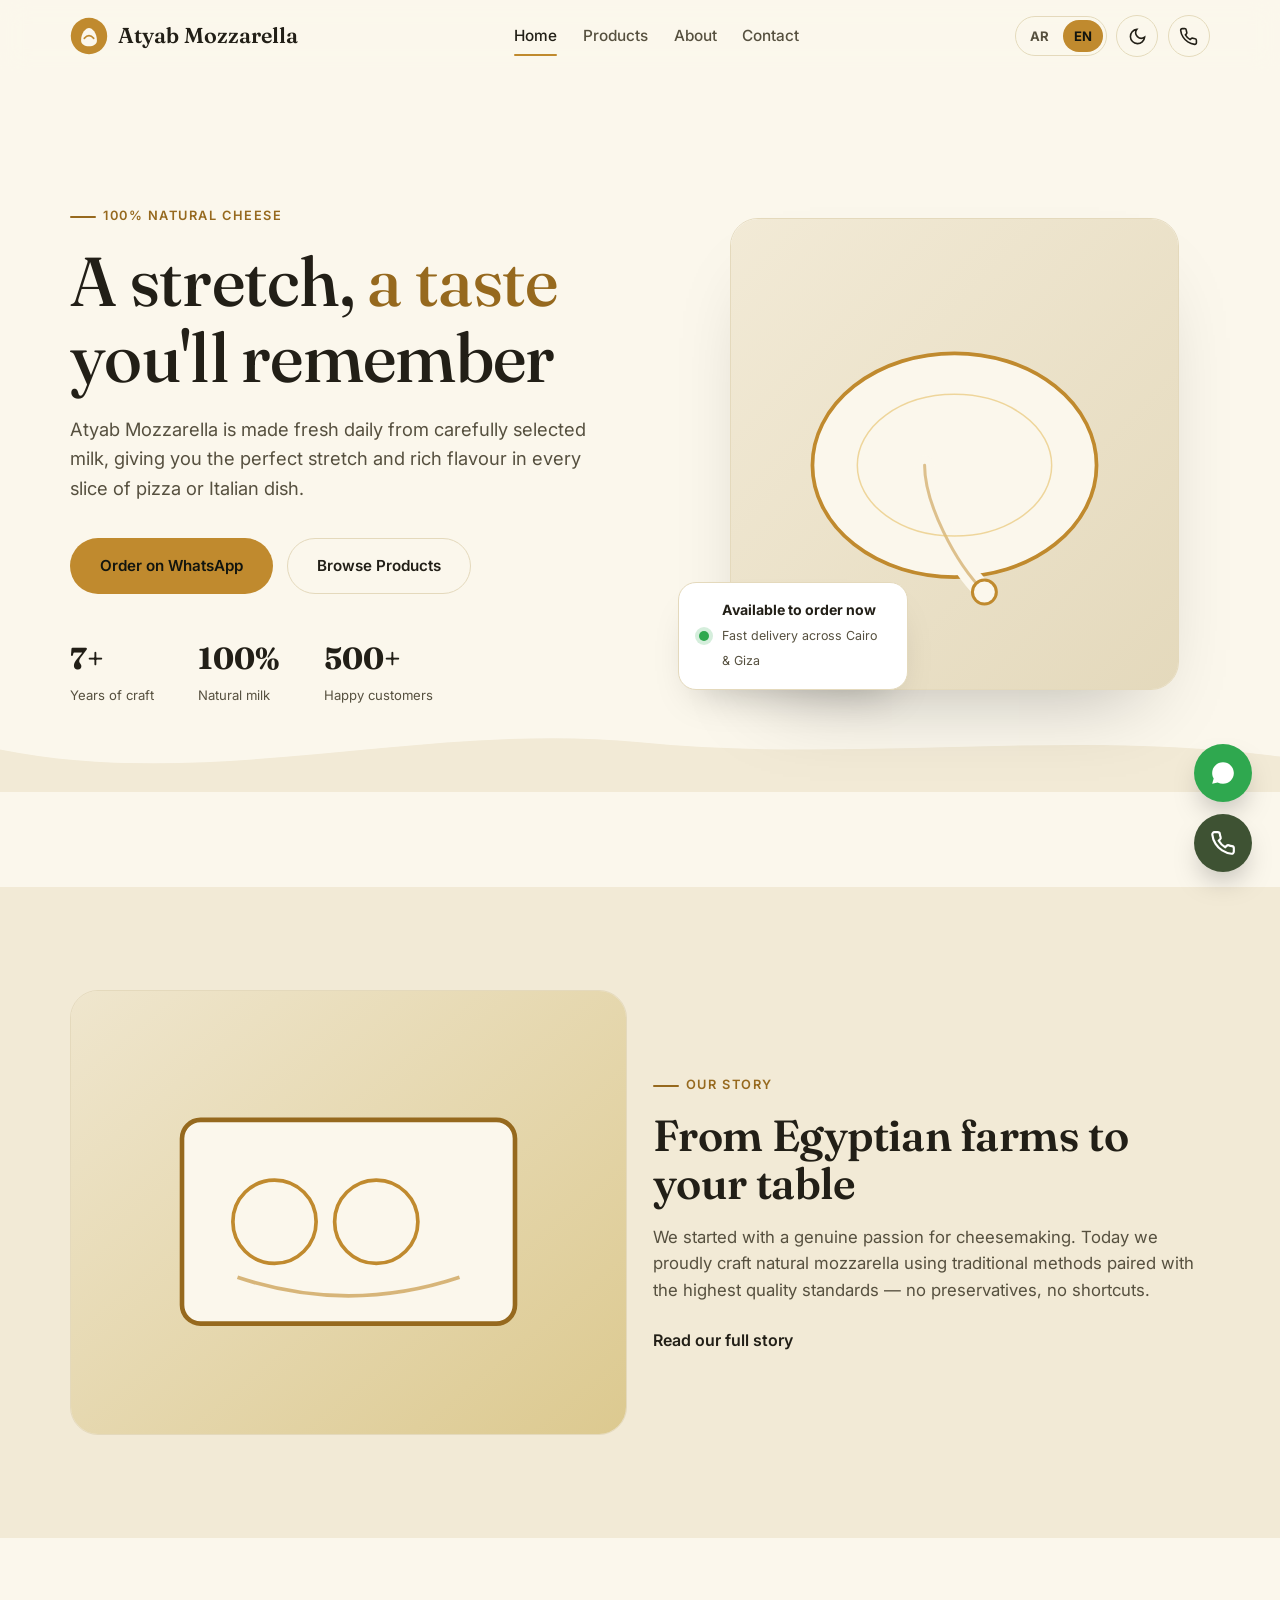
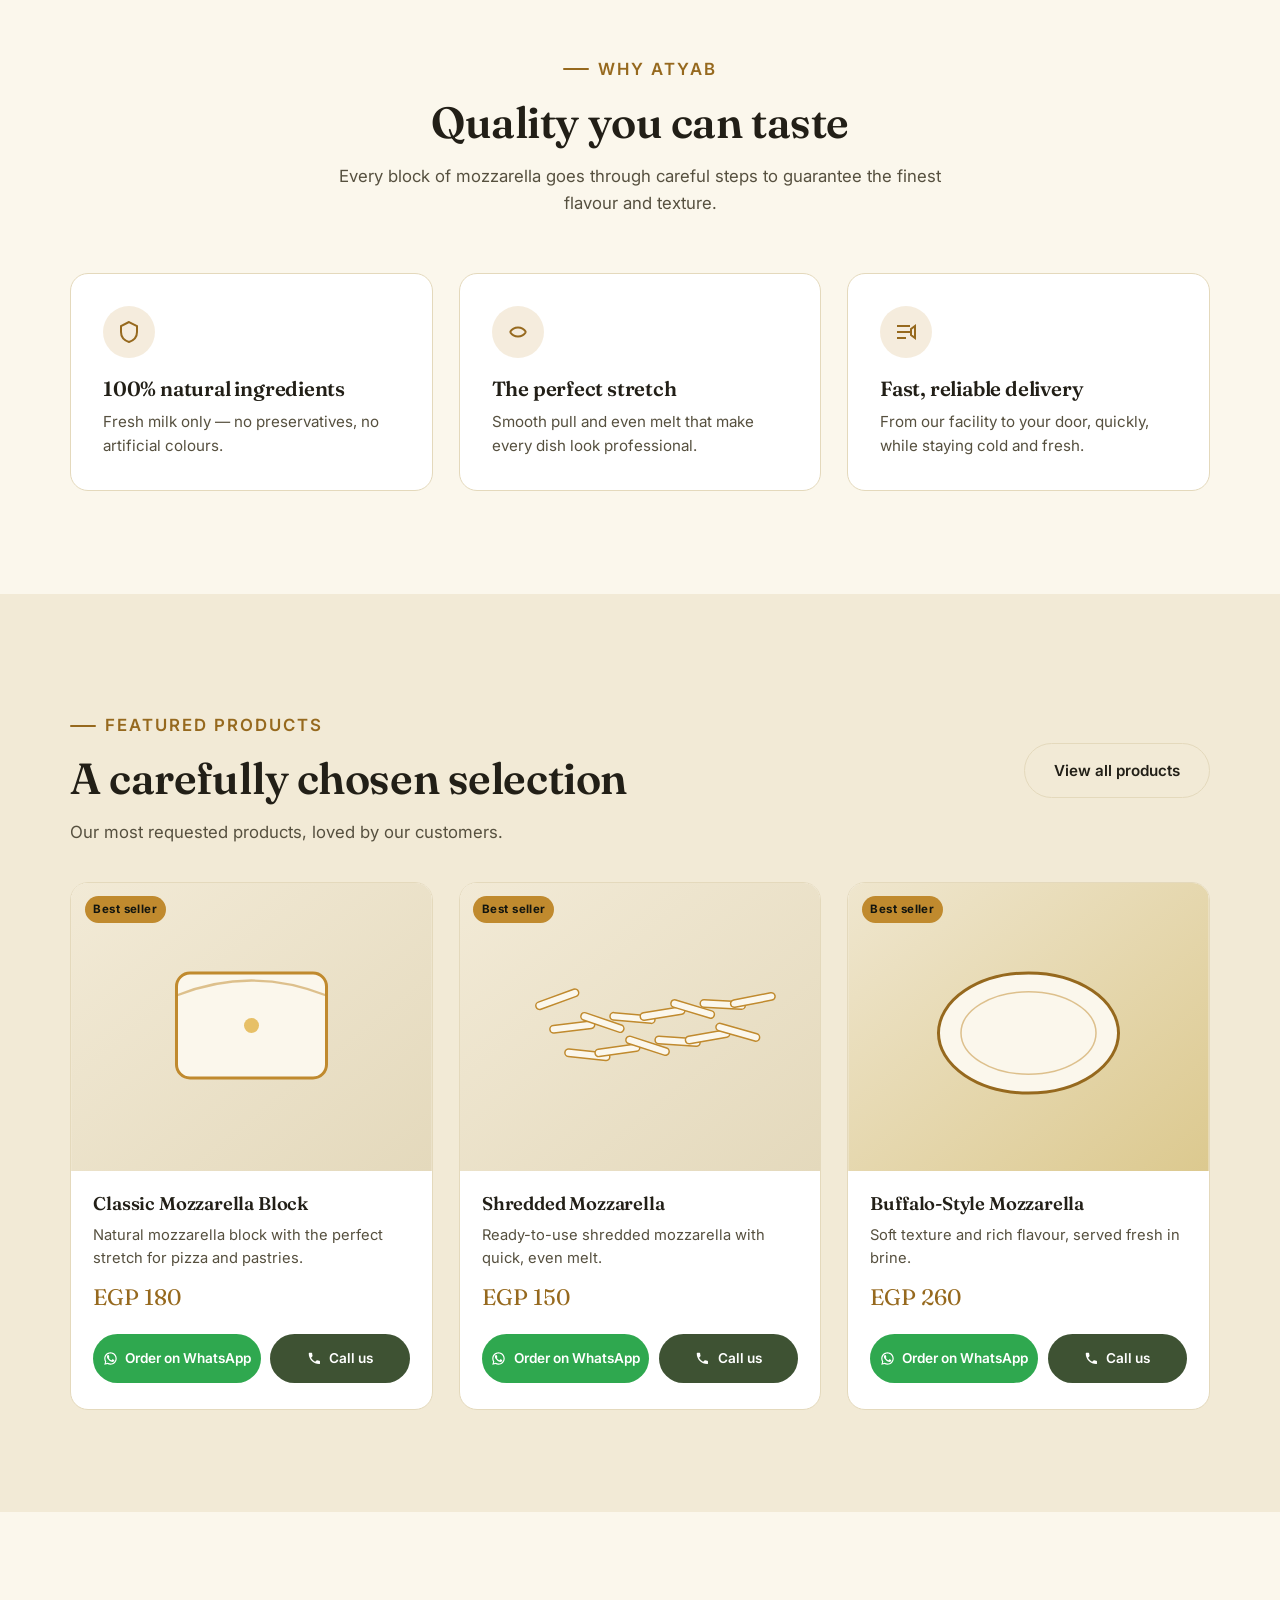
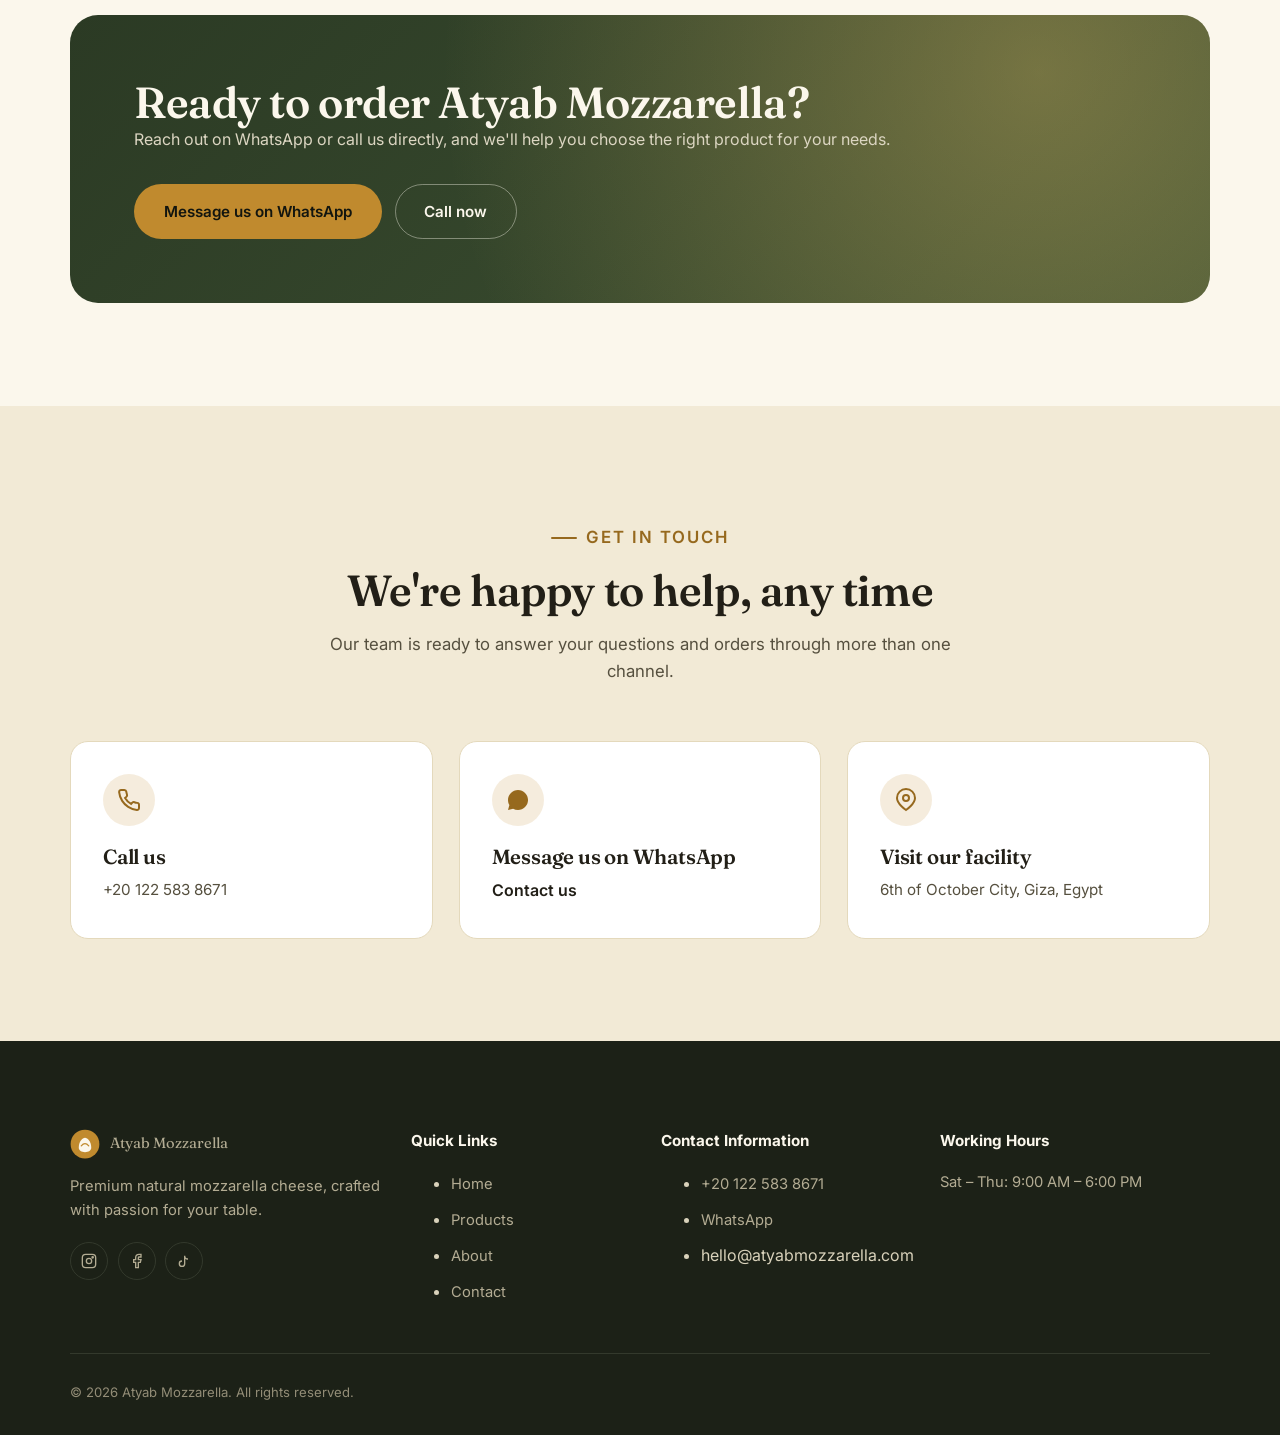
<file: index.html>
<!DOCTYPE html>
<html lang="ar" dir="rtl">
<head>
<meta charset="UTF-8" />
<meta name="viewport" content="width=device-width, initial-scale=1.0" />
<title data-i18n="meta.home.title">Atyab Mozzarella | Premium Natural Mozzarella Cheese</title>
<meta name="description" content="Atyab Mozzarella — premium natural mozzarella cheese." data-i18n-content="meta.home.description" />
<link rel="canonical" href="https://atyabmozzarella.com/" />

<meta property="og:type" content="website" />
<meta property="og:site_name" content="Atyab Mozzarella" />
<meta property="og:title" content="Atyab Mozzarella | Premium Natural Mozzarella Cheese" data-i18n-content="meta.home.title" />
<meta property="og:description" content="Premium natural mozzarella cheese, crafted fresh daily." data-i18n-content="meta.home.description" />
<meta property="og:image" content="images/hero/hero-plate.svg" />
<meta property="og:url" content="https://atyabmozzarella.com/" />
<meta name="twitter:card" content="summary_large_image" />
<meta name="twitter:title" content="Atyab Mozzarella" data-i18n-content="meta.home.title" />
<meta name="twitter:description" content="Premium natural mozzarella cheese." data-i18n-content="meta.home.description" />

<link rel="icon" type="image/svg+xml" href="images/logo/logo.svg" />
<link rel="stylesheet" href="css/style.css" />
<link rel="stylesheet" href="css/responsive.css" />

<script type="application/ld+json">
{
  "@context": "https://schema.org",
  "@type": "FoodEstablishment",
  "name": "Atyab Mozzarella",
  "image": "https://atyabmozzarella.com/images/hero/hero-plate.svg",
  "url": "https://atyabmozzarella.com/",
  "telephone": "+201000000000",
  "servesCuisine": "Cheese, Dairy",
  "address": {
    "@type": "PostalAddress",
    "addressLocality": "Giza",
    "addressCountry": "EG"
  }
}
</script>
</head>
<body>
<a href="#main" class="skip-link">Skip to content</a>

<!-- ===== Header ===== -->
<header class="site-header">
  <div class="container">
    <a href="index.html" class="brand">
      <img class="brand-mark" src="images/logo/logo.svg" alt="" width="38" height="38" />
      <span data-i18n="brand.name">Atyab Mozzarella</span>
    </a>

    <nav class="nav-links" aria-label="Primary">
      <a href="index.html" data-i18n="nav.home">Home</a>
      <a href="products.html" data-i18n="nav.products">Products</a>
      <a href="about.html" data-i18n="nav.about">About</a>
      <a href="contact.html" data-i18n="nav.contact">Contact</a>
    </nav>

    <div class="header-actions">
      <div class="lang-switch" role="group" aria-label="Language switch">
        <button type="button" data-lang-switch="ar">AR</button>
        <button type="button" data-lang-switch="en">EN</button>
      </div>
      <button type="button" class="icon-btn theme-toggle" data-theme-toggle aria-label="Toggle dark mode" data-i18n-aria="header.themeToggle">
        <svg class="moon" viewBox="0 0 24 24" fill="none" stroke="currentColor" stroke-width="2" aria-hidden="true"><path d="M21 12.79A9 9 0 1111.21 3 7 7 0 0021 12.79z"/></svg>
        <svg class="sun" viewBox="0 0 24 24" fill="none" stroke="currentColor" stroke-width="2" aria-hidden="true"><circle cx="12" cy="12" r="4"/><path d="M12 2v2M12 20v2M4.9 4.9l1.4 1.4M17.7 17.7l1.4 1.4M2 12h2M20 12h2M4.9 19.1l1.4-1.4M17.7 6.3l1.4-1.4"/></svg>
      </button>
      <a class="icon-btn" href="tel:" data-call-link aria-label="Call us" data-i18n-aria="header.call">
        <svg viewBox="0 0 24 24" fill="none" stroke="currentColor" stroke-width="2" aria-hidden="true"><path d="M22 16.92v3a2 2 0 01-2.18 2 19.79 19.79 0 01-8.63-3.07 19.5 19.5 0 01-6-6 19.79 19.79 0 01-3.07-8.67A2 2 0 014.11 2h3a2 2 0 012 1.72c.13.96.36 1.9.68 2.81a2 2 0 01-.45 2.11L8.09 9.91a16 16 0 006 6l1.27-1.27a2 2 0 012.11-.45c.91.32 1.85.55 2.81.68A2 2 0 0122 16.92z"/></svg>
      </a>
      <button type="button" class="hamburger" aria-label="Open menu" aria-expanded="false" data-i18n-aria="header.menuToggle"><span></span></button>
    </div>
  </div>
</header>

<nav class="mobile-nav" aria-label="Mobile">
  <a href="index.html" data-i18n="nav.home">Home</a>
  <a href="products.html" data-i18n="nav.products">Products</a>
  <a href="about.html" data-i18n="nav.about">About</a>
  <a href="contact.html" data-i18n="nav.contact">Contact</a>
  <div class="mobile-cta">
    <a class="btn btn-whatsapp" href="#" data-whatsapp-link target="_blank" rel="noopener" data-i18n="header.whatsapp">WhatsApp</a>
    <a class="btn btn-call" href="tel:" data-call-link data-i18n="header.call">Call us</a>
    <div class="lang-switch" role="group" aria-label="Language switch">
      <button type="button" data-lang-switch="ar">AR</button>
      <button type="button" data-lang-switch="en">EN</button>
    </div>
  </div>
</nav>

<main id="main">

  <!-- ===== Hero ===== -->
  <section class="hero">
    <div class="container hero-grid">
      <div class="hero-copy">
        <p class="eyebrow" data-i18n="hero.eyebrow">100% Natural Cheese</p>
        <h1>
          <span data-i18n="hero.titleLine1">A stretch,</span><em data-i18n="hero.titleEm"> a taste</em><span data-i18n="hero.titleLine2"> you'll remember</span>
        </h1>
        <p class="lead" data-i18n="hero.lead">Atyab Mozzarella is made fresh daily from carefully selected milk.</p>
        <div class="hero-cta">
          <a class="btn btn-primary" href="#" data-whatsapp-link target="_blank" rel="noopener" data-i18n="hero.ctaPrimary">Order on WhatsApp</a>
          <a class="btn btn-outline" href="products.html" data-i18n="hero.ctaSecondary">Browse Products</a>
        </div>
        <div class="hero-stats">
          <div class="hero-stat"><b data-i18n="hero.stat1Num">7+</b><span data-i18n="hero.stat1Label">Years of craft</span></div>
          <div class="hero-stat"><b data-i18n="hero.stat2Num">100%</b><span data-i18n="hero.stat2Label">Natural milk</span></div>
          <div class="hero-stat"><b data-i18n="hero.stat3Num">500+</b><span data-i18n="hero.stat3Label">Happy customers</span></div>
        </div>
      </div>
      <div class="hero-visual reveal">
        <div class="plate">
          <img src="images/hero/hero-plate.svg" alt="Fresh Atyab Mozzarella with a signature stretch" width="600" height="630" />
        </div>
        <div class="hero-badge">
          <span class="dot" aria-hidden="true"></span>
          <div>
            <strong data-i18n="hero.badgeTitle">Available to order now</strong>
            <small data-i18n="hero.badgeSubtitle">Fast delivery across Cairo & Giza</small>
          </div>
        </div>
      </div>
    </div>

    <svg class="pull-divider" viewBox="0 0 1440 80" preserveAspectRatio="none" aria-hidden="true">
      <path fill="var(--bg-alt)" d="M0,32 C240,80 480,0 720,24 C960,48 1200,8 1440,40 L1440,80 L0,80 Z"></path>
    </svg>
  </section>

  <!-- ===== About teaser ===== -->
  <section class="section section-alt">
    <div class="container grid-2" style="align-items:center;">
      <div class="reveal">
        <div style="border-radius:var(--radius-lg); overflow:hidden; border:1px solid var(--border); aspect-ratio:4/3.2;">
          <img src="images/about/about-story.svg" alt="" loading="lazy" width="600" height="500" style="width:100%; height:100%; object-fit:cover;" />
        </div>
      </div>
      <div class="reveal">
        <p class="eyebrow" data-i18n="aboutTeaser.eyebrow">Our Story</p>
        <h2 data-i18n="aboutTeaser.title">From Egyptian farms to your table</h2>
        <p style="margin-top:1rem; font-size:1.05rem;" data-i18n="aboutTeaser.body">We started with a genuine passion for cheesemaking.</p>
        <a class="pull-link" href="about.html" style="display:inline-block; margin-top:1.5rem; font-weight:600;" data-i18n="aboutTeaser.cta">Read our full story</a>
      </div>
    </div>
  </section>

  <!-- ===== Why choose us ===== -->
  <section class="section">
    <div class="container">
      <div class="section-head center reveal">
        <p class="eyebrow" style="justify-content:center;" data-i18n="why.eyebrow">Why Atyab</p>
        <h2 data-i18n="why.title">Quality you can taste</h2>
        <p data-i18n="why.subtitle">Every block of mozzarella goes through careful steps.</p>
      </div>
      <div class="grid-3">
        <div class="feature-card reveal">
          <div class="feature-icon"><svg viewBox="0 0 24 24" fill="none" stroke="currentColor" stroke-width="2" aria-hidden="true"><path d="M12 2L4 6v6c0 5 3.5 8.5 8 10 4.5-1.5 8-5 8-10V6l-8-4z"/></svg></div>
          <h3 data-i18n="why.card1Title">100% natural ingredients</h3>
          <p data-i18n="why.card1Body">Fresh milk only — no preservatives.</p>
        </div>
        <div class="feature-card reveal">
          <div class="feature-icon"><svg viewBox="0 0 24 24" fill="none" stroke="currentColor" stroke-width="2" aria-hidden="true"><path d="M4 12c4 6 12 6 16 0M4 12c4-6 12-6 16 0"/></svg></div>
          <h3 data-i18n="why.card2Title">The perfect stretch</h3>
          <p data-i18n="why.card2Body">Smooth pull and even melt.</p>
        </div>
        <div class="feature-card reveal">
          <div class="feature-icon"><svg viewBox="0 0 24 24" fill="none" stroke="currentColor" stroke-width="2" aria-hidden="true"><path d="M3 12h13M3 6h13M3 18h9M21 6v12l-4-3V9l4-3z"/></svg></div>
          <h3 data-i18n="why.card3Title">Fast, reliable delivery</h3>
          <p data-i18n="why.card3Body">From our facility to your door.</p>
        </div>
      </div>
    </div>
  </section>

  <!-- ===== Featured products ===== -->
  <section class="section section-alt">
    <div class="container">
      <div class="products-toolbar reveal">
        <div class="section-head" style="margin-bottom:0;">
          <p class="eyebrow" data-i18n="featured.eyebrow">Featured Products</p>
          <h2 data-i18n="featured.title">A carefully chosen selection</h2>
          <p data-i18n="featured.subtitle">Our most requested products.</p>
        </div>
        <a class="btn btn-outline" href="products.html" data-i18n="featured.viewAll">View all products</a>
      </div>
      <div class="products-grid" id="home-featured-products" data-product-list data-only-featured data-limit="3"></div>
    </div>
  </section>

  <!-- ===== CTA band ===== -->
  <section class="section">
    <div class="container">
      <div class="cta-band reveal">
        <div>
          <h2 data-i18n="ctaBand.title">Ready to order?</h2>
          <p data-i18n="ctaBand.body">Reach out on WhatsApp or call us directly.</p>
        </div>
        <div class="actions">
          <a class="btn btn-primary" href="#" data-whatsapp-link target="_blank" rel="noopener" data-i18n="ctaBand.ctaPrimary">Message us on WhatsApp</a>
          <a class="btn btn-outline" href="tel:" data-call-link data-i18n="ctaBand.ctaSecondary">Call now</a>
        </div>
      </div>
    </div>
  </section>

  <!-- ===== Contact section ===== -->
  <section class="section section-alt" id="contact">
    <div class="container">
      <div class="section-head center reveal">
        <p class="eyebrow" style="justify-content:center;" data-i18n="contactHome.eyebrow">Get in touch</p>
        <h2 data-i18n="contactHome.title">We're happy to help, any time</h2>
        <p data-i18n="contactHome.subtitle">Our team is ready to answer your questions.</p>
      </div>
      <div class="grid-3">
        <div class="feature-card reveal">
          <div class="feature-icon"><svg viewBox="0 0 24 24" fill="none" stroke="currentColor" stroke-width="2" aria-hidden="true"><path d="M22 16.92v3a2 2 0 01-2.18 2 19.79 19.79 0 01-8.63-3.07 19.5 19.5 0 01-6-6A19.79 19.79 0 012.12 4.11 2 2 0 014.29 2h3a2 2 0 012 1.72c.13.96.36 1.9.68 2.81a2 2 0 01-.45 2.11L8.09 9.91a16 16 0 006 6l1.27-1.27a2 2 0 012.11-.45c.91.32 1.85.55 2.81.68A2 2 0 0122 16.92z"/></svg></div>
          <h3 data-i18n="contactHome.phoneLabel">Call us</h3>
          <p data-phone-display>+20 100 000 0000</p>
        </div>
        <div class="feature-card reveal">
          <div class="feature-icon"><svg viewBox="0 0 24 24" fill="currentColor" aria-hidden="true"><path d="M17.47 14.38c-.29-.15-1.73-.85-2-.95-.27-.1-.46-.15-.66.15-.2.29-.76.95-.93 1.14-.17.2-.34.22-.63.07-.29-.15-1.22-.45-2.32-1.43-.86-.76-1.44-1.71-1.6-2-.17-.29-.02-.45.13-.6.13-.13.29-.34.44-.51.15-.17.2-.29.29-.49.1-.2.05-.37-.02-.51-.08-.15-.66-1.59-.9-2.18-.24-.57-.48-.49-.66-.5h-.56c-.2 0-.51.07-.78.37-.27.29-1.02 1-1.02 2.43 0 1.43 1.04 2.81 1.19 3 .15.2 2.05 3.13 4.97 4.39.69.3 1.24.48 1.66.61.7.22 1.34.19 1.84.11.56-.08 1.73-.71 1.98-1.39.24-.68.24-1.27.17-1.39z"/><path d="M12.02 2C6.5 2 2 6.48 2 12c0 1.85.51 3.58 1.4 5.07L2 22l5.08-1.33A10 10 0 0012.02 22c5.5 0 10-4.48 10-10s-4.5-10-10-10z"/></svg></div>
          <h3 data-i18n="contactHome.whatsappLabel">Message us on WhatsApp</h3>
          <a class="pull-link" href="#" data-whatsapp-link target="_blank" rel="noopener" style="font-weight:600;" data-i18n="contactHome.cta">Contact us</a>
        </div>
        <div class="feature-card reveal">
          <div class="feature-icon"><svg viewBox="0 0 24 24" fill="none" stroke="currentColor" stroke-width="2" aria-hidden="true"><path d="M21 10c0 6-9 12-9 12s-9-6-9-12a9 9 0 0118 0z"/><circle cx="12" cy="10" r="3"/></svg></div>
          <h3 data-i18n="contactHome.addressLabel">Visit our facility</h3>
          <p data-address-display>6th of October City, Giza, Egypt</p>
        </div>
      </div>
    </div>
  </section>

</main>

<!-- ===== Footer ===== -->
<footer class="site-footer">
  <div class="container">
    <div class="footer-grid">
      <div class="footer-col">
        <a href="index.html" class="footer-brand">
          <img src="images/logo/logo.svg" alt="" width="30" height="30" />
          <span data-i18n="brand.name">Atyab Mozzarella</span>
        </a>
        <p data-i18n="footer.tagline">Premium natural mozzarella cheese.</p>
        <div class="footer-social">
          <a href="#" data-social-instagram aria-label="Instagram" target="_blank" rel="noopener"><svg viewBox="0 0 24 24" fill="none" stroke="currentColor" stroke-width="2"><rect x="2" y="2" width="20" height="20" rx="5"/><circle cx="12" cy="12" r="4"/><circle cx="17.5" cy="6.5" r="1"/></svg></a>
          <a href="#" data-social-facebook aria-label="Facebook" target="_blank" rel="noopener"><svg viewBox="0 0 24 24" fill="none" stroke="currentColor" stroke-width="2"><path d="M18 2h-3a5 5 0 00-5 5v3H7v4h3v8h4v-8h3l1-4h-4V7a1 1 0 011-1h3z"/></svg></a>
          <a href="#" data-social-tiktok aria-label="TikTok" target="_blank" rel="noopener"><svg viewBox="0 0 24 24" fill="none" stroke="currentColor" stroke-width="2"><path d="M9 12a4 4 0 104 4V4a5 5 0 005 5"/></svg></a>
        </div>
      </div>
      <div class="footer-col">
        <h4 data-i18n="footer.quickLinks">Quick Links</h4>
        <ul>
          <li><a href="index.html" data-i18n="nav.home">Home</a></li>
          <li><a href="products.html" data-i18n="nav.products">Products</a></li>
          <li><a href="about.html" data-i18n="nav.about">About</a></li>
          <li><a href="contact.html" data-i18n="nav.contact">Contact</a></li>
        </ul>
      </div>
      <div class="footer-col">
        <h4 data-i18n="footer.contactTitle">Contact Information</h4>
        <ul>
          <li><a href="tel:" data-call-link data-phone-display>+20 100 000 0000</a></li>
          <li><a href="#" data-whatsapp-link target="_blank" rel="noopener" data-i18n="header.whatsapp">WhatsApp</a></li>
          <li><span data-email-display>hello@atyabmozzarella.com</span></li>
        </ul>
      </div>
      <div class="footer-col">
        <h4 data-i18n="footer.hoursTitle">Working Hours</h4>
        <p data-hours-display>Sat – Thu: 9:00 AM – 6:00 PM</p>
      </div>
    </div>
    <div class="footer-bottom">
      <span>&copy; <span data-year>2026</span> <span data-i18n="brand.name">Atyab Mozzarella</span>. <span data-i18n="footer.rights">All rights reserved.</span></span>
    </div>
  </div>
</footer>

<!-- ===== Floating buttons ===== -->
<div class="fab-stack">
  <a class="fab fab-whatsapp" href="#" data-whatsapp-link target="_blank" rel="noopener" aria-label="WhatsApp" data-i18n-aria="header.whatsapp">
    <svg viewBox="0 0 24 24" fill="currentColor" aria-hidden="true"><path d="M17.47 14.38c-.29-.15-1.73-.85-2-.95-.27-.1-.46-.15-.66.15-.2.29-.76.95-.93 1.14-.17.2-.34.22-.63.07-.29-.15-1.22-.45-2.32-1.43-.86-.76-1.44-1.71-1.6-2-.17-.29-.02-.45.13-.6.13-.13.29-.34.44-.51.15-.17.2-.29.29-.49.1-.2.05-.37-.02-.51-.08-.15-.66-1.59-.9-2.18-.24-.57-.48-.49-.66-.5h-.56c-.2 0-.51.07-.78.37-.27.29-1.02 1-1.02 2.43 0 1.43 1.04 2.81 1.19 3 .15.2 2.05 3.13 4.97 4.39.69.3 1.24.48 1.66.61.7.22 1.34.19 1.84.11.56-.08 1.73-.71 1.98-1.39.24-.68.24-1.27.17-1.39z"/><path d="M12.02 2C6.5 2 2 6.48 2 12c0 1.85.51 3.58 1.4 5.07L2 22l5.08-1.33A10 10 0 0012.02 22c5.5 0 10-4.48 10-10s-4.5-10-10-10z"/></svg>
  </a>
  <a class="fab fab-call" href="tel:" data-call-link aria-label="Call us" data-i18n-aria="header.call">
    <svg viewBox="0 0 24 24" fill="none" stroke="currentColor" stroke-width="2" aria-hidden="true"><path d="M22 16.92v3a2 2 0 01-2.18 2 19.79 19.79 0 01-8.63-3.07 19.5 19.5 0 01-6-6 19.79 19.79 0 01-3.07-8.67A2 2 0 014.11 2h3a2 2 0 012 1.72c.13.96.36 1.9.68 2.81a2 2 0 01-.45 2.11L8.09 9.91a16 16 0 006 6l1.27-1.27a2 2 0 012.11-.45c.91.32 1.85.55 2.81.68A2 2 0 0122 16.92z"/></svg>
  </a>
</div>

<script src="js/theme.js"></script>
<script src="js/language.js"></script>
<script src="js/app.js"></script>
<script src="js/products.js"></script>
</body>
</html>
</file>
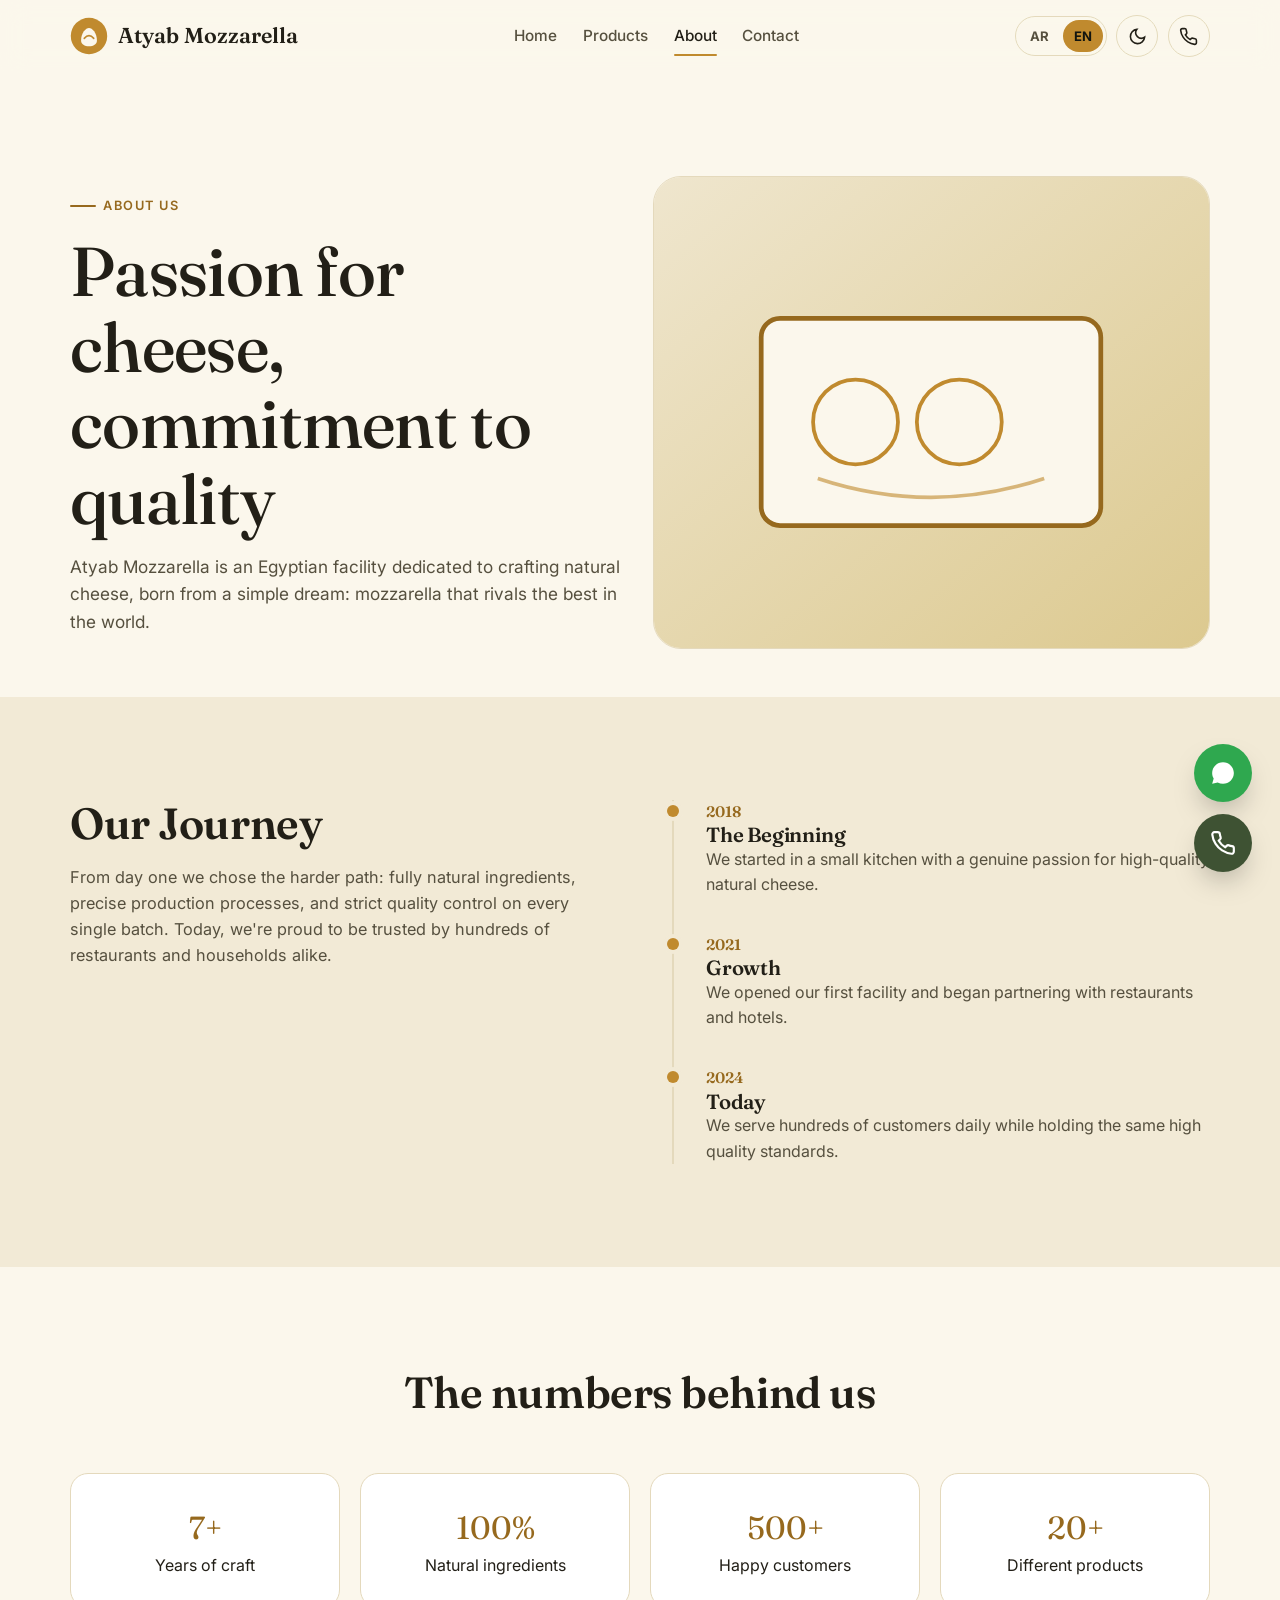
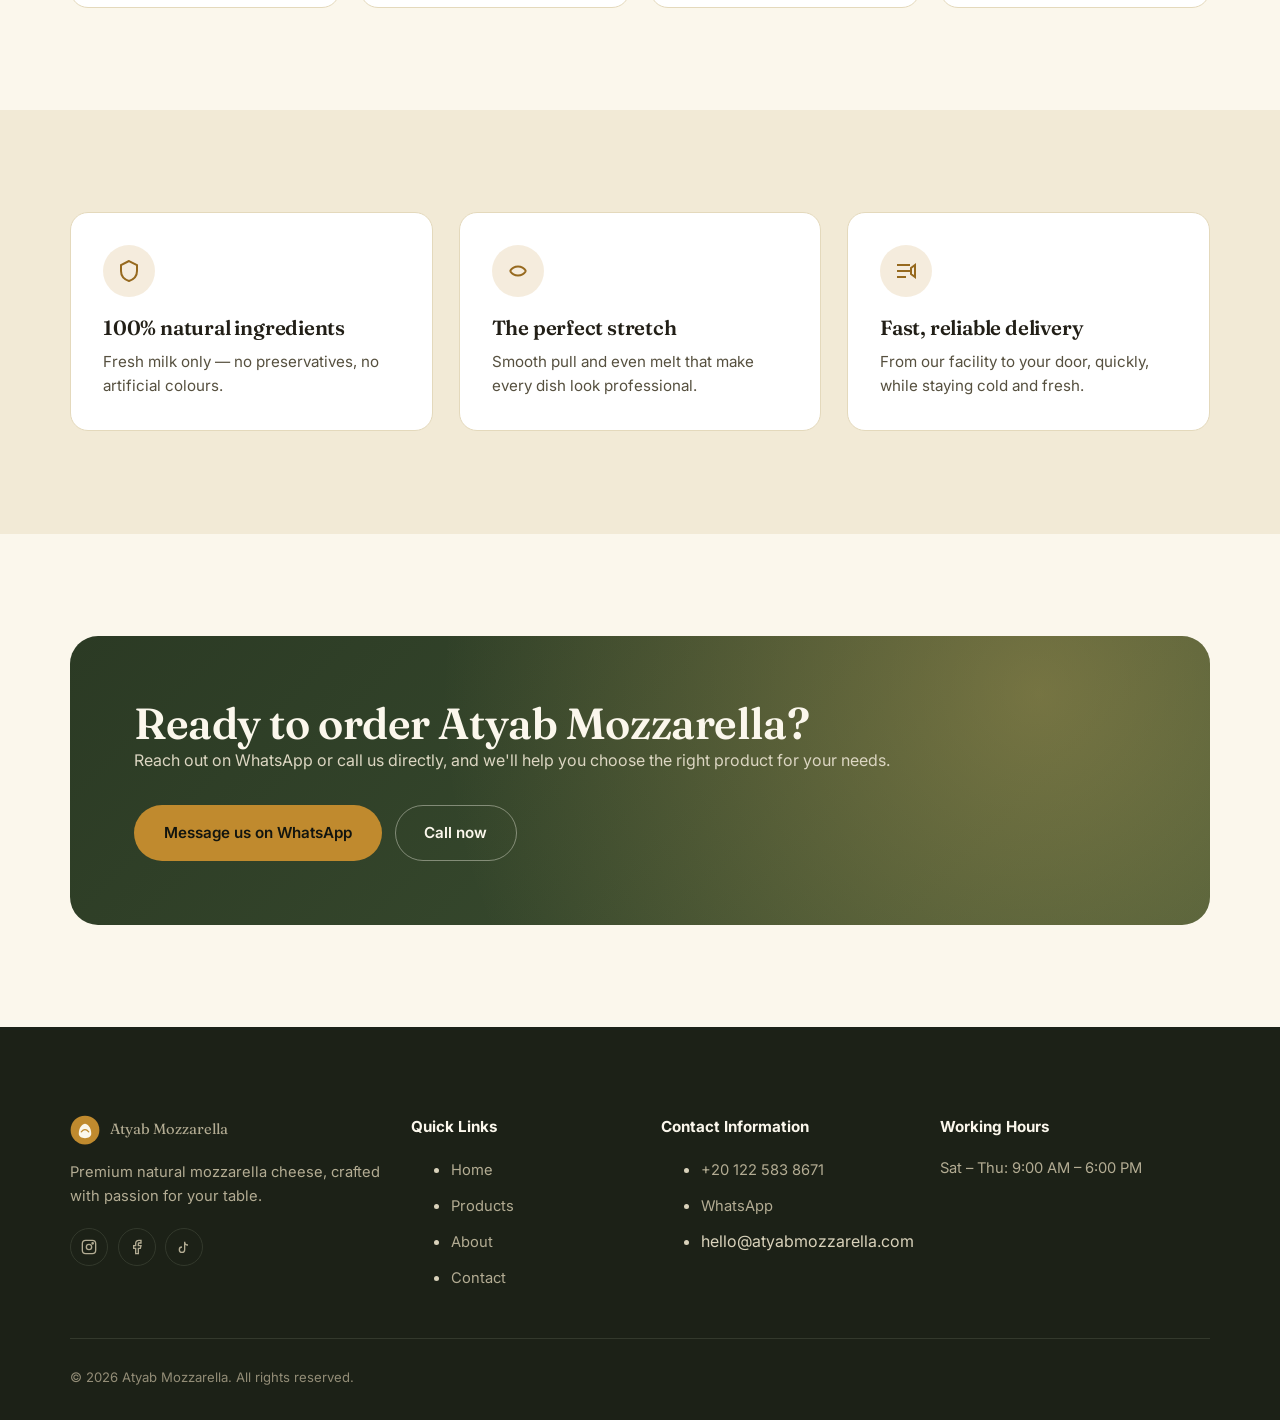
<file: about.html>
<!DOCTYPE html>
<html lang="ar" dir="rtl">
<head>
<meta charset="UTF-8" />
<meta name="viewport" content="width=device-width, initial-scale=1.0" />
<title data-i18n="meta.about.title">About Us | Atyab Mozzarella</title>
<meta name="description" content="Learn the story of Atyab Mozzarella." data-i18n-content="meta.about.description" />
<link rel="canonical" href="https://atyabmozzarella.com/about.html" />
<meta property="og:type" content="website" />
<meta property="og:site_name" content="Atyab Mozzarella" />
<meta property="og:title" content="About Us | Atyab Mozzarella" data-i18n-content="meta.about.title" />
<meta property="og:description" content="Learn the story of Atyab Mozzarella." data-i18n-content="meta.about.description" />
<meta property="og:url" content="https://atyabmozzarella.com/about.html" />
<meta name="twitter:card" content="summary_large_image" />

<link rel="icon" type="image/svg+xml" href="images/logo/logo.svg" />
<link rel="stylesheet" href="css/style.css" />
<link rel="stylesheet" href="css/responsive.css" />
</head>
<body>
<a href="#main" class="skip-link">Skip to content</a>

<header class="site-header">
  <div class="container">
    <a href="index.html" class="brand">
      <img class="brand-mark" src="images/logo/logo.svg" alt="" width="38" height="38" />
      <span data-i18n="brand.name">Atyab Mozzarella</span>
    </a>
    <nav class="nav-links" aria-label="Primary">
      <a href="index.html" data-i18n="nav.home">Home</a>
      <a href="products.html" data-i18n="nav.products">Products</a>
      <a href="about.html" data-i18n="nav.about">About</a>
      <a href="contact.html" data-i18n="nav.contact">Contact</a>
    </nav>
    <div class="header-actions">
      <div class="lang-switch" role="group" aria-label="Language switch">
        <button type="button" data-lang-switch="ar">AR</button>
        <button type="button" data-lang-switch="en">EN</button>
      </div>
      <button type="button" class="icon-btn theme-toggle" data-theme-toggle aria-label="Toggle dark mode" data-i18n-aria="header.themeToggle">
        <svg class="moon" viewBox="0 0 24 24" fill="none" stroke="currentColor" stroke-width="2" aria-hidden="true"><path d="M21 12.79A9 9 0 1111.21 3 7 7 0 0021 12.79z"/></svg>
        <svg class="sun" viewBox="0 0 24 24" fill="none" stroke="currentColor" stroke-width="2" aria-hidden="true"><circle cx="12" cy="12" r="4"/><path d="M12 2v2M12 20v2M4.9 4.9l1.4 1.4M17.7 17.7l1.4 1.4M2 12h2M20 12h2M4.9 19.1l1.4-1.4M17.7 6.3l1.4-1.4"/></svg>
      </button>
      <a class="icon-btn" href="tel:" data-call-link aria-label="Call us" data-i18n-aria="header.call">
        <svg viewBox="0 0 24 24" fill="none" stroke="currentColor" stroke-width="2" aria-hidden="true"><path d="M22 16.92v3a2 2 0 01-2.18 2 19.79 19.79 0 01-8.63-3.07 19.5 19.5 0 01-6-6 19.79 19.79 0 01-3.07-8.67A2 2 0 014.11 2h3a2 2 0 012 1.72c.13.96.36 1.9.68 2.81a2 2 0 01-.45 2.11L8.09 9.91a16 16 0 006 6l1.27-1.27a2 2 0 012.11-.45c.91.32 1.85.55 2.81.68A2 2 0 0122 16.92z"/></svg>
      </a>
      <button type="button" class="hamburger" aria-label="Open menu" aria-expanded="false" data-i18n-aria="header.menuToggle"><span></span></button>
    </div>
  </div>
</header>

<nav class="mobile-nav" aria-label="Mobile">
  <a href="index.html" data-i18n="nav.home">Home</a>
  <a href="products.html" data-i18n="nav.products">Products</a>
  <a href="about.html" data-i18n="nav.about">About</a>
  <a href="contact.html" data-i18n="nav.contact">Contact</a>
  <div class="mobile-cta">
    <a class="btn btn-whatsapp" href="#" data-whatsapp-link target="_blank" rel="noopener" data-i18n="header.whatsapp">WhatsApp</a>
    <a class="btn btn-call" href="tel:" data-call-link data-i18n="header.call">Call us</a>
    <div class="lang-switch" role="group" aria-label="Language switch">
      <button type="button" data-lang-switch="ar">AR</button>
      <button type="button" data-lang-switch="en">EN</button>
    </div>
  </div>
</nav>

<main id="main">
  <section class="section" style="padding-block-end:3rem;">
    <div class="container about-hero">
      <div class="reveal">
        <p class="eyebrow" data-i18n="aboutPage.eyebrow">About Us</p>
        <h1 data-i18n="aboutPage.title">Passion for cheese, commitment to quality</h1>
        <p style="margin-top:1rem; font-size:1.08rem;" data-i18n="aboutPage.lead">Atyab Mozzarella is an Egyptian facility.</p>
      </div>
      <div class="media reveal">
        <img src="images/about/about-story.svg" alt="Atyab Mozzarella production facility" loading="lazy" width="600" height="500" />
      </div>
    </div>
  </section>

  <section class="section section-alt">
    <div class="container grid-2" style="align-items:start; gap:clamp(2rem,5vw,4rem);">
      <div class="reveal">
        <h2 style="margin-bottom:1rem;" data-i18n="aboutPage.storyTitle">Our Journey</h2>
        <p style="font-size:1.02rem;" data-i18n="aboutPage.storyBody">From day one we chose the harder path.</p>
      </div>
      <div class="timeline reveal">
        <div class="timeline-item">
          <div class="year" data-i18n="aboutPage.year1">2018</div>
          <h3 data-i18n="aboutPage.year1Title">The Beginning</h3>
          <p data-i18n="aboutPage.year1Body">We started in a small kitchen.</p>
        </div>
        <div class="timeline-item">
          <div class="year" data-i18n="aboutPage.year2">2021</div>
          <h3 data-i18n="aboutPage.year2Title">Growth</h3>
          <p data-i18n="aboutPage.year2Body">We opened our first facility.</p>
        </div>
        <div class="timeline-item">
          <div class="year" data-i18n="aboutPage.year3">2024</div>
          <h3 data-i18n="aboutPage.year3Title">Today</h3>
          <p data-i18n="aboutPage.year3Body">We serve hundreds of customers daily.</p>
        </div>
      </div>
    </div>
  </section>

  <section class="section">
    <div class="container">
      <div class="section-head center reveal">
        <h2 data-i18n="aboutPage.valuesTitle">The numbers behind us</h2>
      </div>
      <div class="values-grid">
        <div class="value-pill reveal"><div class="num" data-i18n="aboutPage.value1Num">7+</div><div data-i18n="aboutPage.value1Label">Years of craft</div></div>
        <div class="value-pill reveal"><div class="num" data-i18n="aboutPage.value2Num">100%</div><div data-i18n="aboutPage.value2Label">Natural ingredients</div></div>
        <div class="value-pill reveal"><div class="num" data-i18n="aboutPage.value3Num">500+</div><div data-i18n="aboutPage.value3Label">Happy customers</div></div>
        <div class="value-pill reveal"><div class="num" data-i18n="aboutPage.value4Num">20+</div><div data-i18n="aboutPage.value4Label">Different products</div></div>
      </div>
    </div>
  </section>

  <section class="section section-alt">
    <div class="container">
      <div class="grid-3">
        <div class="feature-card reveal">
          <div class="feature-icon"><svg viewBox="0 0 24 24" fill="none" stroke="currentColor" stroke-width="2" aria-hidden="true"><path d="M12 2L4 6v6c0 5 3.5 8.5 8 10 4.5-1.5 8-5 8-10V6l-8-4z"/></svg></div>
          <h3 data-i18n="why.card1Title">100% natural ingredients</h3>
          <p data-i18n="why.card1Body">Fresh milk only.</p>
        </div>
        <div class="feature-card reveal">
          <div class="feature-icon"><svg viewBox="0 0 24 24" fill="none" stroke="currentColor" stroke-width="2" aria-hidden="true"><path d="M4 12c4 6 12 6 16 0M4 12c4-6 12-6 16 0"/></svg></div>
          <h3 data-i18n="why.card2Title">The perfect stretch</h3>
          <p data-i18n="why.card2Body">Smooth pull and even melt.</p>
        </div>
        <div class="feature-card reveal">
          <div class="feature-icon"><svg viewBox="0 0 24 24" fill="none" stroke="currentColor" stroke-width="2" aria-hidden="true"><path d="M3 12h13M3 6h13M3 18h9M21 6v12l-4-3V9l4-3z"/></svg></div>
          <h3 data-i18n="why.card3Title">Fast, reliable delivery</h3>
          <p data-i18n="why.card3Body">From our facility to your door.</p>
        </div>
      </div>
    </div>
  </section>

  <section class="section">
    <div class="container">
      <div class="cta-band reveal">
        <div>
          <h2 data-i18n="ctaBand.title">Ready to order?</h2>
          <p data-i18n="ctaBand.body">Reach out on WhatsApp or call us directly.</p>
        </div>
        <div class="actions">
          <a class="btn btn-primary" href="#" data-whatsapp-link target="_blank" rel="noopener" data-i18n="ctaBand.ctaPrimary">Message us on WhatsApp</a>
          <a class="btn btn-outline" href="tel:" data-call-link data-i18n="ctaBand.ctaSecondary">Call now</a>
        </div>
      </div>
    </div>
  </section>
</main>

<footer class="site-footer">
  <div class="container">
    <div class="footer-grid">
      <div class="footer-col">
        <a href="index.html" class="footer-brand">
          <img src="images/logo/logo.svg" alt="" width="30" height="30" />
          <span data-i18n="brand.name">Atyab Mozzarella</span>
        </a>
        <p data-i18n="footer.tagline">Premium natural mozzarella cheese.</p>
        <div class="footer-social">
          <a href="#" data-social-instagram aria-label="Instagram" target="_blank" rel="noopener"><svg viewBox="0 0 24 24" fill="none" stroke="currentColor" stroke-width="2"><rect x="2" y="2" width="20" height="20" rx="5"/><circle cx="12" cy="12" r="4"/><circle cx="17.5" cy="6.5" r="1"/></svg></a>
          <a href="#" data-social-facebook aria-label="Facebook" target="_blank" rel="noopener"><svg viewBox="0 0 24 24" fill="none" stroke="currentColor" stroke-width="2"><path d="M18 2h-3a5 5 0 00-5 5v3H7v4h3v8h4v-8h3l1-4h-4V7a1 1 0 011-1h3z"/></svg></a>
          <a href="#" data-social-tiktok aria-label="TikTok" target="_blank" rel="noopener"><svg viewBox="0 0 24 24" fill="none" stroke="currentColor" stroke-width="2"><path d="M9 12a4 4 0 104 4V4a5 5 0 005 5"/></svg></a>
        </div>
      </div>
      <div class="footer-col">
        <h4 data-i18n="footer.quickLinks">Quick Links</h4>
        <ul>
          <li><a href="index.html" data-i18n="nav.home">Home</a></li>
          <li><a href="products.html" data-i18n="nav.products">Products</a></li>
          <li><a href="about.html" data-i18n="nav.about">About</a></li>
          <li><a href="contact.html" data-i18n="nav.contact">Contact</a></li>
        </ul>
      </div>
      <div class="footer-col">
        <h4 data-i18n="footer.contactTitle">Contact Information</h4>
        <ul>
          <li><a href="tel:" data-call-link data-phone-display>+20 100 000 0000</a></li>
          <li><a href="#" data-whatsapp-link target="_blank" rel="noopener" data-i18n="header.whatsapp">WhatsApp</a></li>
          <li><span data-email-display>hello@atyabmozzarella.com</span></li>
        </ul>
      </div>
      <div class="footer-col">
        <h4 data-i18n="footer.hoursTitle">Working Hours</h4>
        <p data-hours-display>Sat – Thu: 9:00 AM – 6:00 PM</p>
      </div>
    </div>
    <div class="footer-bottom">
      <span>&copy; <span data-year>2026</span> <span data-i18n="brand.name">Atyab Mozzarella</span>. <span data-i18n="footer.rights">All rights reserved.</span></span>
    </div>
  </div>
</footer>

<div class="fab-stack">
  <a class="fab fab-whatsapp" href="#" data-whatsapp-link target="_blank" rel="noopener" aria-label="WhatsApp" data-i18n-aria="header.whatsapp">
    <svg viewBox="0 0 24 24" fill="currentColor" aria-hidden="true"><path d="M17.47 14.38c-.29-.15-1.73-.85-2-.95-.27-.1-.46-.15-.66.15-.2.29-.76.95-.93 1.14-.17.2-.34.22-.63.07-.29-.15-1.22-.45-2.32-1.43-.86-.76-1.44-1.71-1.6-2-.17-.29-.02-.45.13-.6.13-.13.29-.34.44-.51.15-.17.2-.29.29-.49.1-.2.05-.37-.02-.51-.08-.15-.66-1.59-.9-2.18-.24-.57-.48-.49-.66-.5h-.56c-.2 0-.51.07-.78.37-.27.29-1.02 1-1.02 2.43 0 1.43 1.04 2.81 1.19 3 .15.2 2.05 3.13 4.97 4.39.69.3 1.24.48 1.66.61.7.22 1.34.19 1.84.11.56-.08 1.73-.71 1.98-1.39.24-.68.24-1.27.17-1.39z"/><path d="M12.02 2C6.5 2 2 6.48 2 12c0 1.85.51 3.58 1.4 5.07L2 22l5.08-1.33A10 10 0 0012.02 22c5.5 0 10-4.48 10-10s-4.5-10-10-10z"/></svg>
  </a>
  <a class="fab fab-call" href="tel:" data-call-link aria-label="Call us" data-i18n-aria="header.call">
    <svg viewBox="0 0 24 24" fill="none" stroke="currentColor" stroke-width="2" aria-hidden="true"><path d="M22 16.92v3a2 2 0 01-2.18 2 19.79 19.79 0 01-8.63-3.07 19.5 19.5 0 01-6-6 19.79 19.79 0 01-3.07-8.67A2 2 0 014.11 2h3a2 2 0 012 1.72c.13.96.36 1.9.68 2.81a2 2 0 01-.45 2.11L8.09 9.91a16 16 0 006 6l1.27-1.27a2 2 0 012.11-.45c.91.32 1.85.55 2.81.68A2 2 0 0122 16.92z"/></svg>
  </a>
</div>

<script src="js/theme.js"></script>
<script src="js/language.js"></script>
<script src="js/app.js"></script>
</body>
</html>
</file>
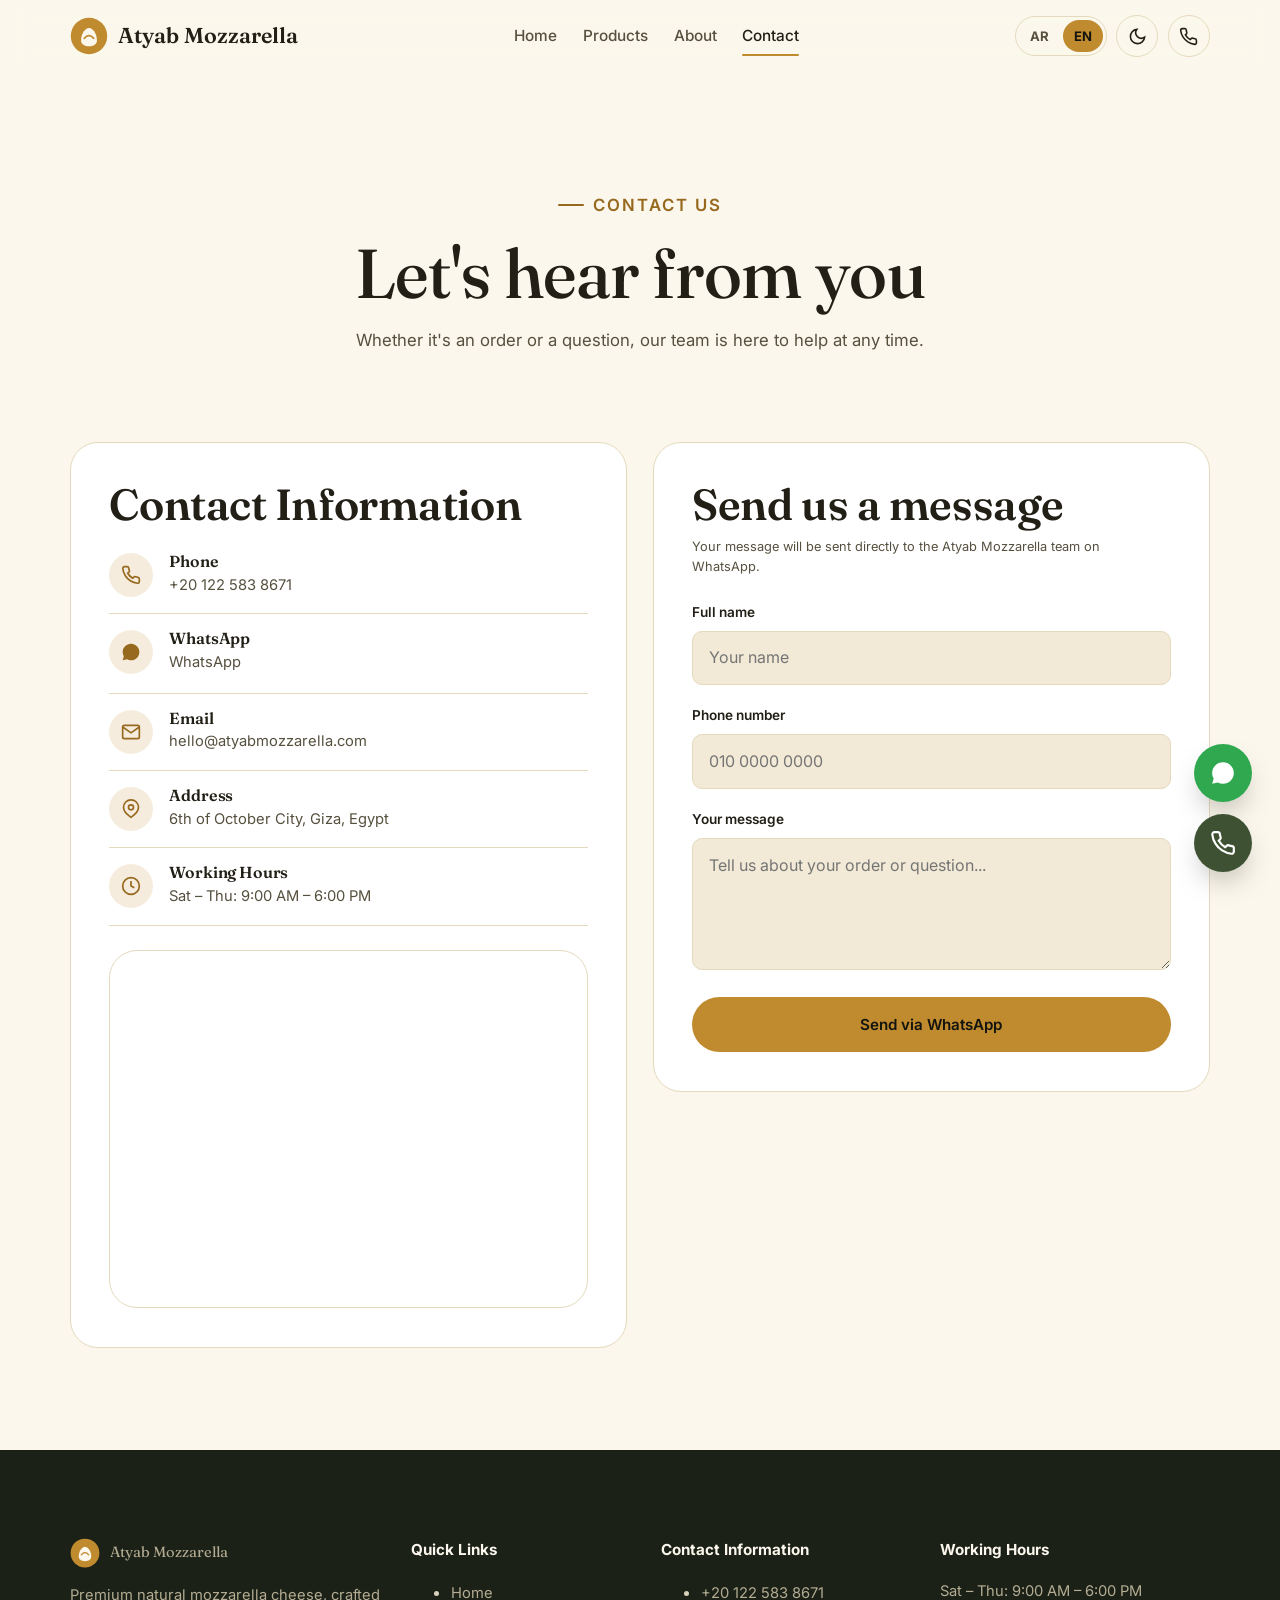
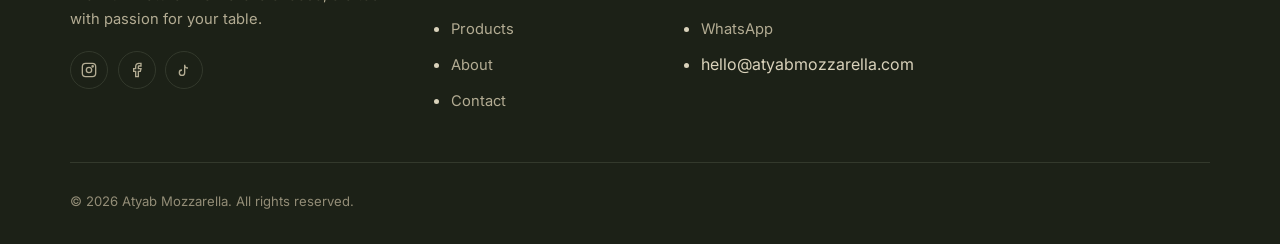
<file: contact.html>
<!DOCTYPE html>
<html lang="ar" dir="rtl">
<head>
<meta charset="UTF-8" />
<meta name="viewport" content="width=device-width, initial-scale=1.0" />
<title data-i18n="meta.contact.title">Contact Us | Atyab Mozzarella</title>
<meta name="description" content="Reach the Atyab Mozzarella team." data-i18n-content="meta.contact.description" />
<link rel="canonical" href="https://atyabmozzarella.com/contact.html" />
<meta property="og:type" content="website" />
<meta property="og:site_name" content="Atyab Mozzarella" />
<meta property="og:title" content="Contact Us | Atyab Mozzarella" data-i18n-content="meta.contact.title" />
<meta property="og:description" content="Reach the Atyab Mozzarella team." data-i18n-content="meta.contact.description" />
<meta property="og:url" content="https://atyabmozzarella.com/contact.html" />
<meta name="twitter:card" content="summary_large_image" />

<link rel="icon" type="image/svg+xml" href="images/logo/logo.svg" />
<link rel="stylesheet" href="css/style.css" />
<link rel="stylesheet" href="css/responsive.css" />
</head>
<body>
<a href="#main" class="skip-link">Skip to content</a>

<header class="site-header">
  <div class="container">
    <a href="index.html" class="brand">
      <img class="brand-mark" src="images/logo/logo.svg" alt="" width="38" height="38" />
      <span data-i18n="brand.name">Atyab Mozzarella</span>
    </a>
    <nav class="nav-links" aria-label="Primary">
      <a href="index.html" data-i18n="nav.home">Home</a>
      <a href="products.html" data-i18n="nav.products">Products</a>
      <a href="about.html" data-i18n="nav.about">About</a>
      <a href="contact.html" data-i18n="nav.contact">Contact</a>
    </nav>
    <div class="header-actions">
      <div class="lang-switch" role="group" aria-label="Language switch">
        <button type="button" data-lang-switch="ar">AR</button>
        <button type="button" data-lang-switch="en">EN</button>
      </div>
      <button type="button" class="icon-btn theme-toggle" data-theme-toggle aria-label="Toggle dark mode" data-i18n-aria="header.themeToggle">
        <svg class="moon" viewBox="0 0 24 24" fill="none" stroke="currentColor" stroke-width="2" aria-hidden="true"><path d="M21 12.79A9 9 0 1111.21 3 7 7 0 0021 12.79z"/></svg>
        <svg class="sun" viewBox="0 0 24 24" fill="none" stroke="currentColor" stroke-width="2" aria-hidden="true"><circle cx="12" cy="12" r="4"/><path d="M12 2v2M12 20v2M4.9 4.9l1.4 1.4M17.7 17.7l1.4 1.4M2 12h2M20 12h2M4.9 19.1l1.4-1.4M17.7 6.3l1.4-1.4"/></svg>
      </button>
      <a class="icon-btn" href="tel:" data-call-link aria-label="Call us" data-i18n-aria="header.call">
        <svg viewBox="0 0 24 24" fill="none" stroke="currentColor" stroke-width="2" aria-hidden="true"><path d="M22 16.92v3a2 2 0 01-2.18 2 19.79 19.79 0 01-8.63-3.07 19.5 19.5 0 01-6-6 19.79 19.79 0 01-3.07-8.67A2 2 0 014.11 2h3a2 2 0 012 1.72c.13.96.36 1.9.68 2.81a2 2 0 01-.45 2.11L8.09 9.91a16 16 0 006 6l1.27-1.27a2 2 0 012.11-.45c.91.32 1.85.55 2.81.68A2 2 0 0122 16.92z"/></svg>
      </a>
      <button type="button" class="hamburger" aria-label="Open menu" aria-expanded="false" data-i18n-aria="header.menuToggle"><span></span></button>
    </div>
  </div>
</header>

<nav class="mobile-nav" aria-label="Mobile">
  <a href="index.html" data-i18n="nav.home">Home</a>
  <a href="products.html" data-i18n="nav.products">Products</a>
  <a href="about.html" data-i18n="nav.about">About</a>
  <a href="contact.html" data-i18n="nav.contact">Contact</a>
  <div class="mobile-cta">
    <a class="btn btn-whatsapp" href="#" data-whatsapp-link target="_blank" rel="noopener" data-i18n="header.whatsapp">WhatsApp</a>
    <a class="btn btn-call" href="tel:" data-call-link data-i18n="header.call">Call us</a>
    <div class="lang-switch" role="group" aria-label="Language switch">
      <button type="button" data-lang-switch="ar">AR</button>
      <button type="button" data-lang-switch="en">EN</button>
    </div>
  </div>
</nav>

<main id="main">
  <section class="section" style="padding-block-end:2rem;">
    <div class="container">
      <div class="section-head center reveal">
        <p class="eyebrow" style="justify-content:center;" data-i18n="contactPage.eyebrow">Contact Us</p>
        <h1 data-i18n="contactPage.title">Let's hear from you</h1>
        <p data-i18n="contactPage.subtitle">Whether it's an order or a question.</p>
      </div>
    </div>
  </section>

  <section class="section" style="padding-block-start:0;">
    <div class="container contact-grid">
      <div class="contact-card reveal">
        <h2 style="margin-bottom:.5rem;" data-i18n="contactPage.infoTitle">Contact Information</h2>
        <div class="contact-row">
          <span class="icon-circle"><svg viewBox="0 0 24 24" fill="none" stroke="currentColor" stroke-width="2" aria-hidden="true"><path d="M22 16.92v3a2 2 0 01-2.18 2 19.79 19.79 0 01-8.63-3.07 19.5 19.5 0 01-6-6A19.79 19.79 0 012.12 4.11 2 2 0 014.29 2h3a2 2 0 012 1.72c.13.96.36 1.9.68 2.81a2 2 0 01-.45 2.11L8.09 9.91a16 16 0 006 6l1.27-1.27a2 2 0 012.11-.45c.91.32 1.85.55 2.81.68A2 2 0 0122 16.92z"/></svg></span>
          <div>
            <h3 data-i18n="contactPage.phoneTitle">Phone</h3>
            <p data-phone-display>+20 100 000 0000</p>
          </div>
        </div>
        <div class="contact-row">
          <span class="icon-circle"><svg viewBox="0 0 24 24" fill="currentColor" aria-hidden="true"><path d="M17.47 14.38c-.29-.15-1.73-.85-2-.95-.27-.1-.46-.15-.66.15-.2.29-.76.95-.93 1.14-.17.2-.34.22-.63.07-.29-.15-1.22-.45-2.32-1.43-.86-.76-1.44-1.71-1.6-2-.17-.29-.02-.45.13-.6.13-.13.29-.34.44-.51.15-.17.2-.29.29-.49.1-.2.05-.37-.02-.51-.08-.15-.66-1.59-.9-2.18-.24-.57-.48-.49-.66-.5h-.56c-.2 0-.51.07-.78.37-.27.29-1.02 1-1.02 2.43 0 1.43 1.04 2.81 1.19 3 .15.2 2.05 3.13 4.97 4.39.69.3 1.24.48 1.66.61.7.22 1.34.19 1.84.11.56-.08 1.73-.71 1.98-1.39.24-.68.24-1.27.17-1.39z"/><path d="M12.02 2C6.5 2 2 6.48 2 12c0 1.85.51 3.58 1.4 5.07L2 22l5.08-1.33A10 10 0 0012.02 22c5.5 0 10-4.48 10-10s-4.5-10-10-10z"/></svg></span>
          <div>
            <h3 data-i18n="contactPage.whatsappTitle">WhatsApp</h3>
            <p><a class="pull-link" href="#" data-whatsapp-link target="_blank" rel="noopener" data-i18n="header.whatsapp">WhatsApp</a></p>
          </div>
        </div>
        <div class="contact-row">
          <span class="icon-circle"><svg viewBox="0 0 24 24" fill="none" stroke="currentColor" stroke-width="2" aria-hidden="true"><rect x="2" y="4" width="20" height="16" rx="2"/><path d="M22 6l-10 7L2 6"/></svg></span>
          <div>
            <h3 data-i18n="contactPage.emailTitle">Email</h3>
            <p data-email-display>hello@atyabmozzarella.com</p>
          </div>
        </div>
        <div class="contact-row">
          <span class="icon-circle"><svg viewBox="0 0 24 24" fill="none" stroke="currentColor" stroke-width="2" aria-hidden="true"><path d="M21 10c0 6-9 12-9 12s-9-6-9-12a9 9 0 0118 0z"/><circle cx="12" cy="10" r="3"/></svg></span>
          <div>
            <h3 data-i18n="contactPage.addressTitle">Address</h3>
            <p data-address-display>6th of October City, Giza, Egypt</p>
          </div>
        </div>
        <div class="contact-row">
          <span class="icon-circle"><svg viewBox="0 0 24 24" fill="none" stroke="currentColor" stroke-width="2" aria-hidden="true"><circle cx="12" cy="12" r="10"/><path d="M12 6v6l4 2"/></svg></span>
          <div>
            <h3 data-i18n="contactPage.hoursTitle">Working Hours</h3>
            <p data-hours-display>Sat – Thu: 9:00 AM – 6:00 PM</p>
          </div>
        </div>

        <div class="map-embed" style="margin-top:1.5rem;">
          <iframe title="Atyab Mozzarella location" loading="lazy"
            src="https://www.google.com/maps?q=6th+of+October+City,+Giza,+Egypt&output=embed"></iframe>
        </div>
      </div>

      <div class="contact-card reveal">
        <h2 style="margin-bottom:.35rem;" data-i18n="contactPage.formTitle">Send us a message</h2>
        <p class="form-hint" style="margin-bottom:1.5rem;" data-i18n="contactPage.formHint">Your message will be sent via WhatsApp.</p>
        <form id="contact-form" novalidate>
          <div class="form-field">
            <label for="cf-name" data-i18n="contactPage.nameLabel">Full name</label>
            <input id="cf-name" name="name" type="text" required data-i18n-placeholder="contactPage.namePlaceholder" placeholder="Your name" />
          </div>
          <div class="form-field">
            <label for="cf-phone" data-i18n="contactPage.phoneFieldLabel">Phone number</label>
            <input id="cf-phone" name="phone" type="tel" required data-i18n-placeholder="contactPage.phonePlaceholder" placeholder="010 0000 0000" />
          </div>
          <div class="form-field">
            <label for="cf-message" data-i18n="contactPage.messageLabel">Your message</label>
            <textarea id="cf-message" name="message" rows="4" required data-i18n-placeholder="contactPage.messagePlaceholder" placeholder="Tell us about your order or question..."></textarea>
          </div>
          <button type="submit" class="btn btn-primary btn-block" data-i18n="contactPage.submit">Send via WhatsApp</button>
        </form>
      </div>
    </div>
  </section>
</main>

<footer class="site-footer">
  <div class="container">
    <div class="footer-grid">
      <div class="footer-col">
        <a href="index.html" class="footer-brand">
          <img src="images/logo/logo.svg" alt="" width="30" height="30" />
          <span data-i18n="brand.name">Atyab Mozzarella</span>
        </a>
        <p data-i18n="footer.tagline">Premium natural mozzarella cheese.</p>
        <div class="footer-social">
          <a href="#" data-social-instagram aria-label="Instagram" target="_blank" rel="noopener"><svg viewBox="0 0 24 24" fill="none" stroke="currentColor" stroke-width="2"><rect x="2" y="2" width="20" height="20" rx="5"/><circle cx="12" cy="12" r="4"/><circle cx="17.5" cy="6.5" r="1"/></svg></a>
          <a href="#" data-social-facebook aria-label="Facebook" target="_blank" rel="noopener"><svg viewBox="0 0 24 24" fill="none" stroke="currentColor" stroke-width="2"><path d="M18 2h-3a5 5 0 00-5 5v3H7v4h3v8h4v-8h3l1-4h-4V7a1 1 0 011-1h3z"/></svg></a>
          <a href="#" data-social-tiktok aria-label="TikTok" target="_blank" rel="noopener"><svg viewBox="0 0 24 24" fill="none" stroke="currentColor" stroke-width="2"><path d="M9 12a4 4 0 104 4V4a5 5 0 005 5"/></svg></a>
        </div>
      </div>
      <div class="footer-col">
        <h4 data-i18n="footer.quickLinks">Quick Links</h4>
        <ul>
          <li><a href="index.html" data-i18n="nav.home">Home</a></li>
          <li><a href="products.html" data-i18n="nav.products">Products</a></li>
          <li><a href="about.html" data-i18n="nav.about">About</a></li>
          <li><a href="contact.html" data-i18n="nav.contact">Contact</a></li>
        </ul>
      </div>
      <div class="footer-col">
        <h4 data-i18n="footer.contactTitle">Contact Information</h4>
        <ul>
          <li><a href="tel:" data-call-link data-phone-display>+20 100 000 0000</a></li>
          <li><a href="#" data-whatsapp-link target="_blank" rel="noopener" data-i18n="header.whatsapp">WhatsApp</a></li>
          <li><span data-email-display>hello@atyabmozzarella.com</span></li>
        </ul>
      </div>
      <div class="footer-col">
        <h4 data-i18n="footer.hoursTitle">Working Hours</h4>
        <p data-hours-display>Sat – Thu: 9:00 AM – 6:00 PM</p>
      </div>
    </div>
    <div class="footer-bottom">
      <span>&copy; <span data-year>2026</span> <span data-i18n="brand.name">Atyab Mozzarella</span>. <span data-i18n="footer.rights">All rights reserved.</span></span>
    </div>
  </div>
</footer>

<div class="fab-stack">
  <a class="fab fab-whatsapp" href="#" data-whatsapp-link target="_blank" rel="noopener" aria-label="WhatsApp" data-i18n-aria="header.whatsapp">
    <svg viewBox="0 0 24 24" fill="currentColor" aria-hidden="true"><path d="M17.47 14.38c-.29-.15-1.73-.85-2-.95-.27-.1-.46-.15-.66.15-.2.29-.76.95-.93 1.14-.17.2-.34.22-.63.07-.29-.15-1.22-.45-2.32-1.43-.86-.76-1.44-1.71-1.6-2-.17-.29-.02-.45.13-.6.13-.13.29-.34.44-.51.15-.17.2-.29.29-.49.1-.2.05-.37-.02-.51-.08-.15-.66-1.59-.9-2.18-.24-.57-.48-.49-.66-.5h-.56c-.2 0-.51.07-.78.37-.27.29-1.02 1-1.02 2.43 0 1.43 1.04 2.81 1.19 3 .15.2 2.05 3.13 4.97 4.39.69.3 1.24.48 1.66.61.7.22 1.34.19 1.84.11.56-.08 1.73-.71 1.98-1.39.24-.68.24-1.27.17-1.39z"/><path d="M12.02 2C6.5 2 2 6.48 2 12c0 1.85.51 3.58 1.4 5.07L2 22l5.08-1.33A10 10 0 0012.02 22c5.5 0 10-4.48 10-10s-4.5-10-10-10z"/></svg>
  </a>
  <a class="fab fab-call" href="tel:" data-call-link aria-label="Call us" data-i18n-aria="header.call">
    <svg viewBox="0 0 24 24" fill="none" stroke="currentColor" stroke-width="2" aria-hidden="true"><path d="M22 16.92v3a2 2 0 01-2.18 2 19.79 19.79 0 01-8.63-3.07 19.5 19.5 0 01-6-6 19.79 19.79 0 01-3.07-8.67A2 2 0 014.11 2h3a2 2 0 012 1.72c.13.96.36 1.9.68 2.81a2 2 0 01-.45 2.11L8.09 9.91a16 16 0 006 6l1.27-1.27a2 2 0 012.11-.45c.91.32 1.85.55 2.81.68A2 2 0 0122 16.92z"/></svg>
  </a>
</div>

<script src="js/theme.js"></script>
<script src="js/language.js"></script>
<script src="js/app.js"></script>
<script>
  document.getElementById("contact-form").addEventListener("submit", function (e) {
    e.preventDefault();
    const name = document.getElementById("cf-name").value.trim();
    const phone = document.getElementById("cf-phone").value.trim();
    const message = document.getElementById("cf-message").value.trim();
    const lang = window.ATYAB_I18N ? window.ATYAB_I18N.currentLang() : "ar";

    const textAr = `مرحبًا، اسمي ${name}.\nرقم الهاتف: ${phone}\nالرسالة: ${message}`;
    const textEn = `Hello, my name is ${name}.\nPhone: ${phone}\nMessage: ${message}`;
    const text = lang === "ar" ? textAr : textEn;

    window.open(`https://wa.me/${window.SITE_CONFIG.whatsappNumber}?text=${encodeURIComponent(text)}`, "_blank", "noopener");
  });
</script>
</body>
</html>
</file>
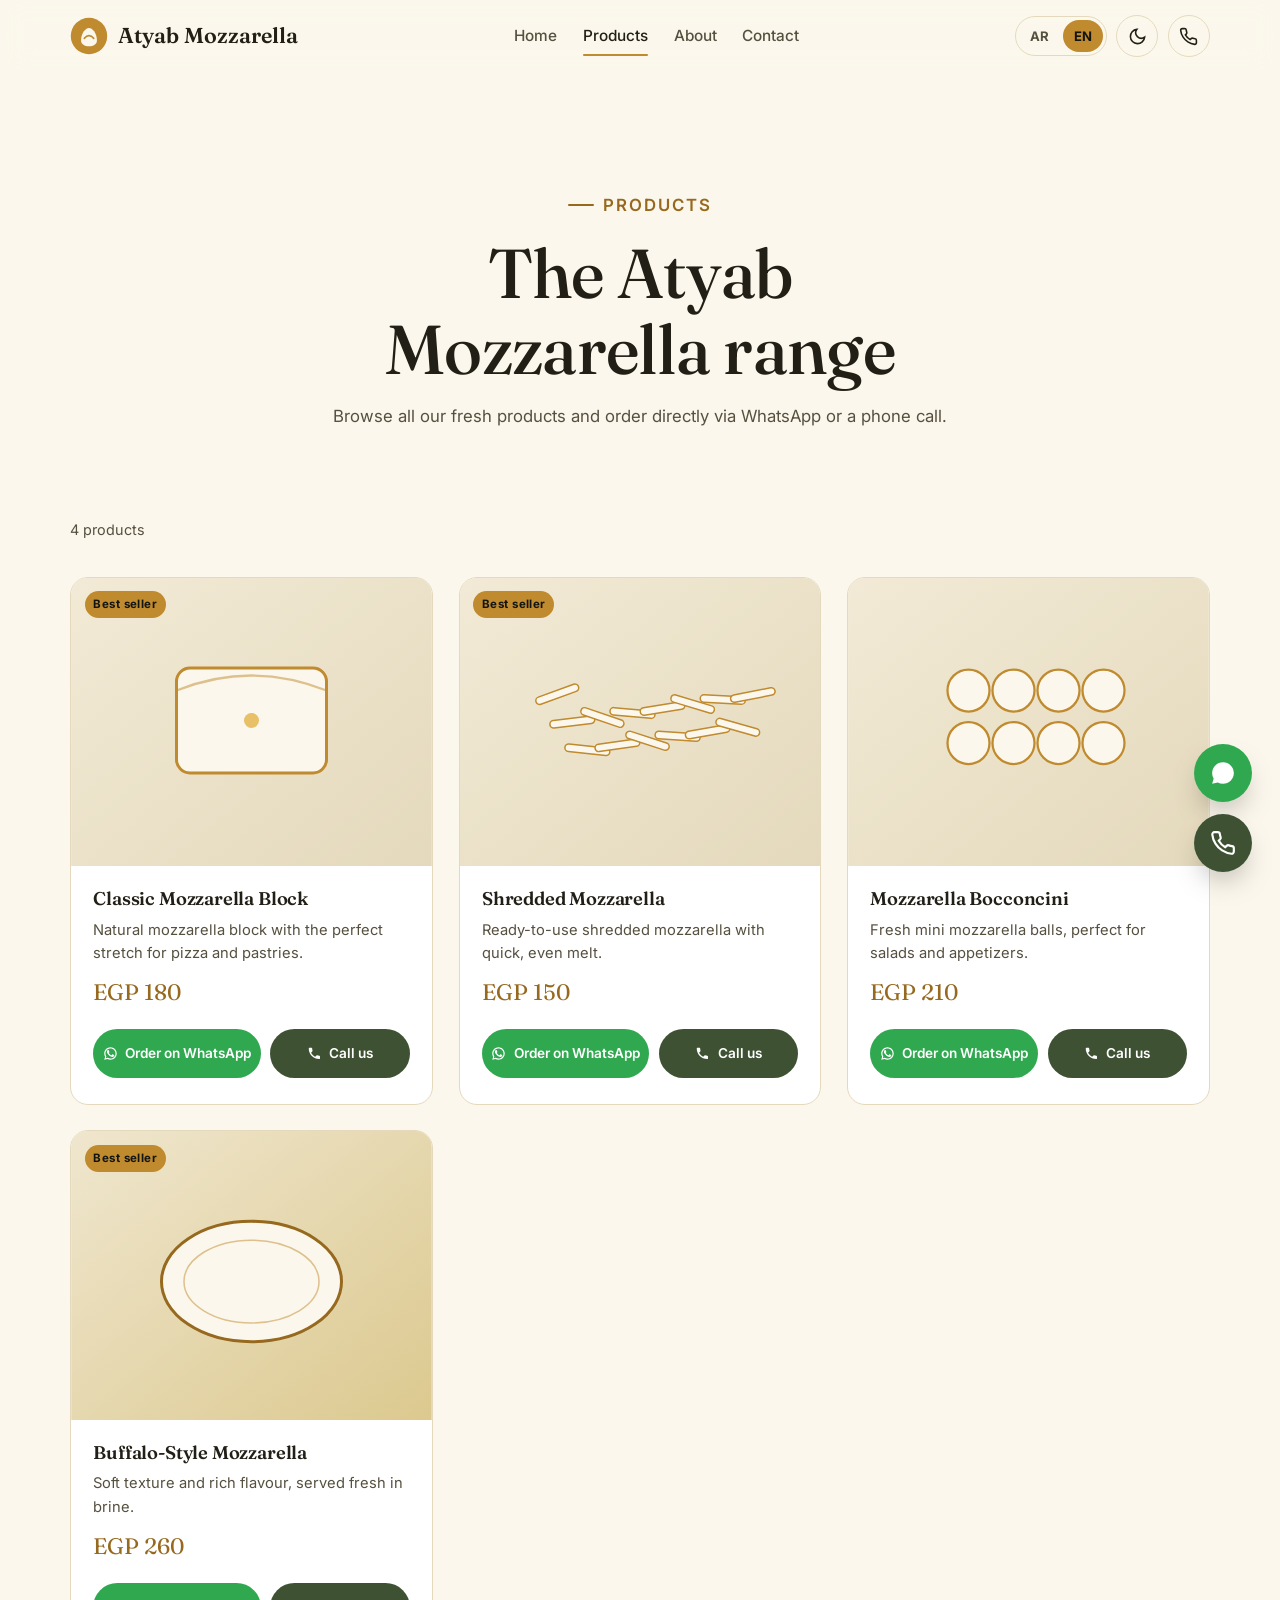
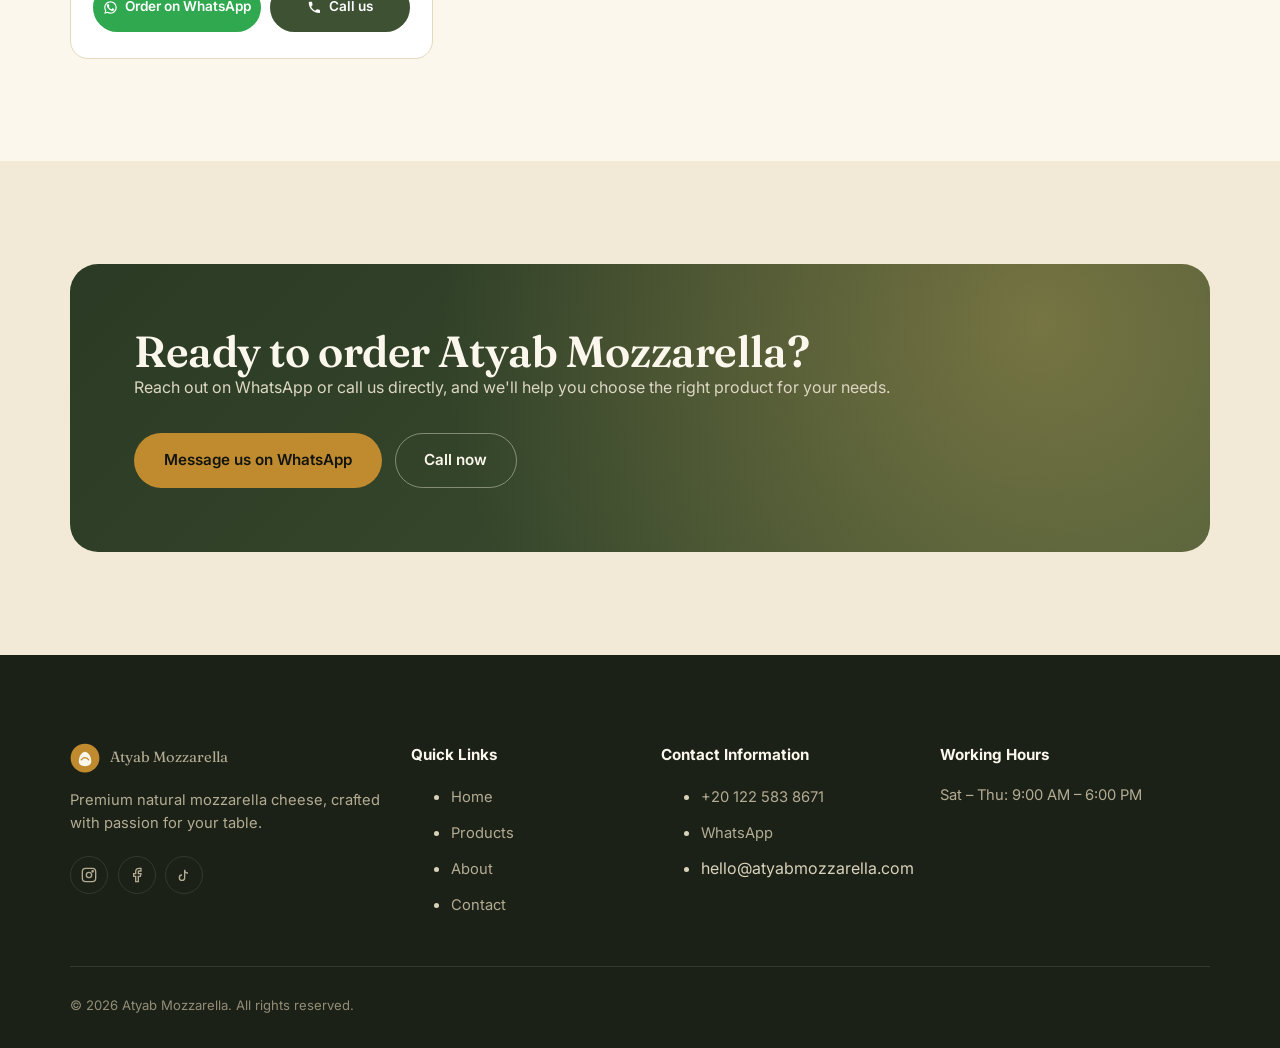
<file: products.html>
<!DOCTYPE html>
<html lang="ar" dir="rtl">
<head>
<meta charset="UTF-8" />
<meta name="viewport" content="width=device-width, initial-scale=1.0" />
<title data-i18n="meta.products.title">Our Products | Atyab Mozzarella</title>
<meta name="description" content="Browse the full Atyab Mozzarella range." data-i18n-content="meta.products.description" />
<link rel="canonical" href="https://atyabmozzarella.com/products.html" />

<meta property="og:type" content="website" />
<meta property="og:site_name" content="Atyab Mozzarella" />
<meta property="og:title" content="Our Products | Atyab Mozzarella" data-i18n-content="meta.products.title" />
<meta property="og:description" content="Browse the full Atyab Mozzarella range." data-i18n-content="meta.products.description" />
<meta property="og:url" content="https://atyabmozzarella.com/products.html" />
<meta name="twitter:card" content="summary_large_image" />

<link rel="icon" type="image/svg+xml" href="images/logo/logo.svg" />
<link rel="stylesheet" href="css/style.css" />
<link rel="stylesheet" href="css/responsive.css" />
</head>
<body>
<a href="#main" class="skip-link">Skip to content</a>

<header class="site-header">
  <div class="container">
    <a href="index.html" class="brand">
      <img class="brand-mark" src="images/logo/logo.svg" alt="" width="38" height="38" />
      <span data-i18n="brand.name">Atyab Mozzarella</span>
    </a>
    <nav class="nav-links" aria-label="Primary">
      <a href="index.html" data-i18n="nav.home">Home</a>
      <a href="products.html" data-i18n="nav.products">Products</a>
      <a href="about.html" data-i18n="nav.about">About</a>
      <a href="contact.html" data-i18n="nav.contact">Contact</a>
    </nav>
    <div class="header-actions">
      <div class="lang-switch" role="group" aria-label="Language switch">
        <button type="button" data-lang-switch="ar">AR</button>
        <button type="button" data-lang-switch="en">EN</button>
      </div>
      <button type="button" class="icon-btn theme-toggle" data-theme-toggle aria-label="Toggle dark mode" data-i18n-aria="header.themeToggle">
        <svg class="moon" viewBox="0 0 24 24" fill="none" stroke="currentColor" stroke-width="2" aria-hidden="true"><path d="M21 12.79A9 9 0 1111.21 3 7 7 0 0021 12.79z"/></svg>
        <svg class="sun" viewBox="0 0 24 24" fill="none" stroke="currentColor" stroke-width="2" aria-hidden="true"><circle cx="12" cy="12" r="4"/><path d="M12 2v2M12 20v2M4.9 4.9l1.4 1.4M17.7 17.7l1.4 1.4M2 12h2M20 12h2M4.9 19.1l1.4-1.4M17.7 6.3l1.4-1.4"/></svg>
      </button>
      <a class="icon-btn" href="tel:" data-call-link aria-label="Call us" data-i18n-aria="header.call">
        <svg viewBox="0 0 24 24" fill="none" stroke="currentColor" stroke-width="2" aria-hidden="true"><path d="M22 16.92v3a2 2 0 01-2.18 2 19.79 19.79 0 01-8.63-3.07 19.5 19.5 0 01-6-6 19.79 19.79 0 01-3.07-8.67A2 2 0 014.11 2h3a2 2 0 012 1.72c.13.96.36 1.9.68 2.81a2 2 0 01-.45 2.11L8.09 9.91a16 16 0 006 6l1.27-1.27a2 2 0 012.11-.45c.91.32 1.85.55 2.81.68A2 2 0 0122 16.92z"/></svg>
      </a>
      <button type="button" class="hamburger" aria-label="Open menu" aria-expanded="false" data-i18n-aria="header.menuToggle"><span></span></button>
    </div>
  </div>
</header>

<nav class="mobile-nav" aria-label="Mobile">
  <a href="index.html" data-i18n="nav.home">Home</a>
  <a href="products.html" data-i18n="nav.products">Products</a>
  <a href="about.html" data-i18n="nav.about">About</a>
  <a href="contact.html" data-i18n="nav.contact">Contact</a>
  <div class="mobile-cta">
    <a class="btn btn-whatsapp" href="#" data-whatsapp-link target="_blank" rel="noopener" data-i18n="header.whatsapp">WhatsApp</a>
    <a class="btn btn-call" href="tel:" data-call-link data-i18n="header.call">Call us</a>
    <div class="lang-switch" role="group" aria-label="Language switch">
      <button type="button" data-lang-switch="ar">AR</button>
      <button type="button" data-lang-switch="en">EN</button>
    </div>
  </div>
</nav>

<main id="main">
  <section class="section" style="padding-block-end:2rem;">
    <div class="container">
      <div class="section-head center reveal">
        <p class="eyebrow" style="justify-content:center;" data-i18n="productsPage.eyebrow">Products</p>
        <h1 data-i18n="productsPage.title">The Atyab Mozzarella range</h1>
        <p data-i18n="productsPage.subtitle">Browse all our fresh products.</p>
      </div>
    </div>
  </section>

  <section class="section" style="padding-block-start:0;">
    <div class="container">
      <div class="products-toolbar">
        <span class="products-count" data-products-count></span>
      </div>
      <div class="products-grid" id="all-products" data-product-list></div>
    </div>
  </section>

  <section class="section section-alt">
    <div class="container">
      <div class="cta-band reveal">
        <div>
          <h2 data-i18n="ctaBand.title">Ready to order?</h2>
          <p data-i18n="ctaBand.body">Reach out on WhatsApp or call us directly.</p>
        </div>
        <div class="actions">
          <a class="btn btn-primary" href="#" data-whatsapp-link target="_blank" rel="noopener" data-i18n="ctaBand.ctaPrimary">Message us on WhatsApp</a>
          <a class="btn btn-outline" href="tel:" data-call-link data-i18n="ctaBand.ctaSecondary">Call now</a>
        </div>
      </div>
    </div>
  </section>
</main>

<footer class="site-footer">
  <div class="container">
    <div class="footer-grid">
      <div class="footer-col">
        <a href="index.html" class="footer-brand">
          <img src="images/logo/logo.svg" alt="" width="30" height="30" />
          <span data-i18n="brand.name">Atyab Mozzarella</span>
        </a>
        <p data-i18n="footer.tagline">Premium natural mozzarella cheese.</p>
        <div class="footer-social">
          <a href="#" data-social-instagram aria-label="Instagram" target="_blank" rel="noopener"><svg viewBox="0 0 24 24" fill="none" stroke="currentColor" stroke-width="2"><rect x="2" y="2" width="20" height="20" rx="5"/><circle cx="12" cy="12" r="4"/><circle cx="17.5" cy="6.5" r="1"/></svg></a>
          <a href="#" data-social-facebook aria-label="Facebook" target="_blank" rel="noopener"><svg viewBox="0 0 24 24" fill="none" stroke="currentColor" stroke-width="2"><path d="M18 2h-3a5 5 0 00-5 5v3H7v4h3v8h4v-8h3l1-4h-4V7a1 1 0 011-1h3z"/></svg></a>
          <a href="#" data-social-tiktok aria-label="TikTok" target="_blank" rel="noopener"><svg viewBox="0 0 24 24" fill="none" stroke="currentColor" stroke-width="2"><path d="M9 12a4 4 0 104 4V4a5 5 0 005 5"/></svg></a>
        </div>
      </div>
      <div class="footer-col">
        <h4 data-i18n="footer.quickLinks">Quick Links</h4>
        <ul>
          <li><a href="index.html" data-i18n="nav.home">Home</a></li>
          <li><a href="products.html" data-i18n="nav.products">Products</a></li>
          <li><a href="about.html" data-i18n="nav.about">About</a></li>
          <li><a href="contact.html" data-i18n="nav.contact">Contact</a></li>
        </ul>
      </div>
      <div class="footer-col">
        <h4 data-i18n="footer.contactTitle">Contact Information</h4>
        <ul>
          <li><a href="tel:" data-call-link data-phone-display>+20 100 000 0000</a></li>
          <li><a href="#" data-whatsapp-link target="_blank" rel="noopener" data-i18n="header.whatsapp">WhatsApp</a></li>
          <li><span data-email-display>hello@atyabmozzarella.com</span></li>
        </ul>
      </div>
      <div class="footer-col">
        <h4 data-i18n="footer.hoursTitle">Working Hours</h4>
        <p data-hours-display>Sat – Thu: 9:00 AM – 6:00 PM</p>
      </div>
    </div>
    <div class="footer-bottom">
      <span>&copy; <span data-year>2026</span> <span data-i18n="brand.name">Atyab Mozzarella</span>. <span data-i18n="footer.rights">All rights reserved.</span></span>
    </div>
  </div>
</footer>

<div class="fab-stack">
  <a class="fab fab-whatsapp" href="#" data-whatsapp-link target="_blank" rel="noopener" aria-label="WhatsApp" data-i18n-aria="header.whatsapp">
    <svg viewBox="0 0 24 24" fill="currentColor" aria-hidden="true"><path d="M17.47 14.38c-.29-.15-1.73-.85-2-.95-.27-.1-.46-.15-.66.15-.2.29-.76.95-.93 1.14-.17.2-.34.22-.63.07-.29-.15-1.22-.45-2.32-1.43-.86-.76-1.44-1.71-1.6-2-.17-.29-.02-.45.13-.6.13-.13.29-.34.44-.51.15-.17.2-.29.29-.49.1-.2.05-.37-.02-.51-.08-.15-.66-1.59-.9-2.18-.24-.57-.48-.49-.66-.5h-.56c-.2 0-.51.07-.78.37-.27.29-1.02 1-1.02 2.43 0 1.43 1.04 2.81 1.19 3 .15.2 2.05 3.13 4.97 4.39.69.3 1.24.48 1.66.61.7.22 1.34.19 1.84.11.56-.08 1.73-.71 1.98-1.39.24-.68.24-1.27.17-1.39z"/><path d="M12.02 2C6.5 2 2 6.48 2 12c0 1.85.51 3.58 1.4 5.07L2 22l5.08-1.33A10 10 0 0012.02 22c5.5 0 10-4.48 10-10s-4.5-10-10-10z"/></svg>
  </a>
  <a class="fab fab-call" href="tel:" data-call-link aria-label="Call us" data-i18n-aria="header.call">
    <svg viewBox="0 0 24 24" fill="none" stroke="currentColor" stroke-width="2" aria-hidden="true"><path d="M22 16.92v3a2 2 0 01-2.18 2 19.79 19.79 0 01-8.63-3.07 19.5 19.5 0 01-6-6 19.79 19.79 0 01-3.07-8.67A2 2 0 014.11 2h3a2 2 0 012 1.72c.13.96.36 1.9.68 2.81a2 2 0 01-.45 2.11L8.09 9.91a16 16 0 006 6l1.27-1.27a2 2 0 012.11-.45c.91.32 1.85.55 2.81.68A2 2 0 0122 16.92z"/></svg>
  </a>
</div>

<script src="js/theme.js"></script>
<script src="js/language.js"></script>
<script src="js/app.js"></script>
<script src="js/products.js"></script>
</body>
</html>
</file>
<file: css/style.css>
/* =========================================================
   ATYAB MOZZARELLA — Design System
   Signature: the "cheese pull" — a slow, elastic stretch
   used as a section divider, an underline, and a loader.
   ========================================================= */

@import url('https://fonts.googleapis.com/css2?family=Fraunces:opsz,wght@9..144,300;9..144,400;9..144,500;9..144,600;9..144,700&family=Inter:wght@400;500;600;700;800&family=Aref+Ruqaa:wght@400;700&family=IBM+Plex+Sans+Arabic:wght@400;500;600;700&display=swap');

:root {
  /* ---- Palette: warm dairy cream + saffron gold + basil ---- */
  --milk:        #FBF7EC;
  --milk-deep:   #F2EAD6;
  --milk-line:   #E4D9BC;
  --ink:         #221F17;
  --ink-soft:    #56503F;
  --gold:        #C08A2E;
  --gold-deep:   #96691E;
  --gold-soft:   #E7C067;
  --basil:       #3E5233;
  --basil-deep:  #2B3A24;
  --tomato:      #B3402A;
  --whatsapp:    #2FA84F;

  --charcoal:       #1C2117;
  --charcoal-deep:  #12150F;
  --charcoal-line:  #33392C;
  --cream-on-dark:  #F2EAD6;

  /* semantic (light default) */
  --bg:            var(--milk);
  --bg-alt:        var(--milk-deep);
  --surface:       #FFFFFF;
  --text:          var(--ink);
  --text-soft:     var(--ink-soft);
  --border:        var(--milk-line);
  --accent:        var(--gold);
  --accent-deep:   var(--gold-deep);
  --accent-soft:   var(--gold-soft);
  --brand-2:       var(--basil);

  /* type */
  --font-display: 'Fraunces', 'Aref Ruqaa', serif;
  --font-body: 'Inter', 'IBM Plex Sans Arabic', sans-serif;

  /* layout */
  --container: 1220px;
  --radius-sm: 10px;
  --radius-md: 18px;
  --radius-lg: 28px;
  --gap: clamp(1.25rem, 2vw, 2rem);

  /* motion */
  --ease-pull: cubic-bezier(.22, 1.42, .36, 1);
  --ease-soft: cubic-bezier(.4, 0, .2, 1);
  --dur-fast: .25s;
  --dur-mid: .5s;
  --dur-slow: .9s;

  color-scheme: light;
}

[data-theme="dark"] {
  --bg:            var(--charcoal);
  --bg-alt:        var(--charcoal-deep);
  --surface:       #232A1D;
  --text:          var(--cream-on-dark);
  --text-soft:     #B9B29B;
  --border:        var(--charcoal-line);
  --accent:        var(--gold-soft);
  --accent-deep:   var(--gold);
  --accent-soft:   #F0D796;
  --brand-2:       #7C9268;
  color-scheme: dark;
}

/* =============== Reset =============== */
*, *::before, *::after { box-sizing: border-box; }
html { scroll-behavior: smooth; }
@media (prefers-reduced-motion: reduce) {
  html { scroll-behavior: auto; }
  *, *::before, *::after { animation-duration: .001ms !important; animation-iteration-count: 1 !important; transition-duration: .001ms !important; scroll-behavior: auto !important; }
}
body, h1, h2, h3, h4, p, figure, blockquote, dl, dd, ul, ol { margin: 0; }
ul[class], ol[class] { list-style: none; padding: 0; }
img, picture, svg { display: block; max-width: 100%; }
input, button, textarea, select { font: inherit; color: inherit; }
button { cursor: pointer; }
a { color: inherit; text-decoration: none; }

html[dir="rtl"] body { font-family: 'IBM Plex Sans Arabic', 'Inter', sans-serif; }
html[dir="ltr"] body { font-family: var(--font-body); }

body {
  background: var(--bg);
  color: var(--text);
  font-size: 16px;
  line-height: 1.6;
  -webkit-font-smoothing: antialiased;
  transition: background var(--dur-mid) var(--ease-soft), color var(--dur-mid) var(--ease-soft);
  overflow-x: hidden;
}

html[dir="rtl"] h1, html[dir="rtl"] h2, html[dir="rtl"] h3, html[dir="rtl"] .display {
  font-family: 'Aref Ruqaa', 'IBM Plex Sans Arabic', serif;
}
html[dir="ltr"] h1, html[dir="ltr"] h2, html[dir="ltr"] h3, html[dir="ltr"] .display {
  font-family: var(--font-display);
}

h1, h2, h3 { font-weight: 600; line-height: 1.1; letter-spacing: -.01em; color: var(--text); }
h1 { font-size: clamp(2.4rem, 5.4vw, 4.6rem); font-weight: 500; }
h2 { font-size: clamp(1.9rem, 3.4vw, 2.9rem); }
h3 { font-size: clamp(1.2rem, 1.6vw, 1.5rem); }
p { color: var(--text-soft); }

:focus-visible {
  outline: 2.5px solid var(--accent);
  outline-offset: 3px;
  border-radius: 4px;
}

.container {
  width: 100%;
  max-width: var(--container);
  margin-inline: auto;
  padding-inline: clamp(1.25rem, 4vw, 2.5rem);
}

.section { padding-block: clamp(4rem, 8vw, 7.5rem); position: relative; }
.section-alt { background: var(--bg-alt); }

.eyebrow {
  display: inline-flex;
  align-items: center;
  gap: .55em;
  font-size: .8rem;
  font-weight: 600;
  letter-spacing: .12em;
  text-transform: uppercase;
  color: var(--accent-deep);
  margin-bottom: 1rem;
}
[data-theme="dark"] .eyebrow { color: var(--accent); }
.eyebrow::before {
  content: "";
  width: 26px;
  height: 2px;
  background: currentColor;
  border-radius: 2px;
}

.section-head { max-width: 640px; margin-bottom: clamp(2.5rem, 5vw, 3.5rem); }
.section-head.center { margin-inline: auto; text-align: center; }
.section-head p { margin-top: 1rem; font-size: 1.05rem; }

/* =============== Buttons =============== */
.btn {
  --pull: 0;
  position: relative;
  display: inline-flex;
  align-items: center;
  justify-content: center;
  gap: .55em;
  padding: .95em 1.9em;
  border-radius: 999px;
  font-weight: 600;
  font-size: .95rem;
  border: 1.5px solid transparent;
  transition: transform var(--dur-fast) var(--ease-pull), box-shadow var(--dur-fast) var(--ease-soft), background var(--dur-fast), color var(--dur-fast), border-color var(--dur-fast);
  white-space: nowrap;
}
.btn:active { transform: scale(.96); }
.btn-primary { background: var(--accent); color: var(--charcoal-deep); }
.btn-primary:hover { background: var(--accent-deep); box-shadow: 0 10px 26px -12px var(--gold-deep); transform: translateY(-2px); }
.btn-outline { background: transparent; border-color: var(--border); color: var(--text); }
.btn-outline:hover { border-color: var(--accent); color: var(--accent-deep); transform: translateY(-2px); }
[data-theme="dark"] .btn-outline:hover { color: var(--accent); }
.btn-whatsapp { background: var(--whatsapp); color: #fff; }
.btn-whatsapp:hover { filter: brightness(1.08); transform: translateY(-2px); box-shadow: 0 10px 26px -12px rgba(47,168,79,.55); }
.btn-call { background: var(--brand-2); color: #fff; }
.btn-call:hover { filter: brightness(1.12); transform: translateY(-2px); box-shadow: 0 10px 26px -12px rgba(62,82,51,.55); }
.btn-block { width: 100%; }
.btn svg { width: 1.1em; height: 1.1em; flex-shrink: 0; }

/* "Cheese pull" link underline — signature micro-interaction */
.pull-link {
  position: relative;
  display: inline-block;
  padding-block-end: .15em;
}
.pull-link::after {
  content: "";
  position: absolute;
  inset-inline-start: 0;
  bottom: 0;
  width: 100%;
  height: 2px;
  background: var(--accent);
  transform: scaleX(0);
  transform-origin: left center;
  border-radius: 2px;
  transition: transform var(--dur-mid) var(--ease-pull);
}
html[dir="rtl"] .pull-link::after { transform-origin: right center; }
.pull-link:hover::after, .pull-link.active::after { transform: scaleX(1); }

/* =============== Header =============== */
.site-header {
  position: sticky;
  top: 0;
  inset-inline: 0;
  z-index: 100;
  background: color-mix(in srgb, var(--bg) 88%, transparent);
  backdrop-filter: blur(14px) saturate(140%);
  border-bottom: 1px solid transparent;
  transition: border-color var(--dur-mid), background var(--dur-mid);
}
.site-header.scrolled { border-color: var(--border); }
.site-header .container {
  display: flex;
  align-items: center;
  justify-content: space-between;
  gap: 1.5rem;
  padding-block: .95rem;
}
.brand { display: flex; align-items: center; gap: .65rem; font-family: var(--font-display); font-size: 1.35rem; font-weight: 600; }
html[dir="rtl"] .brand { font-family: 'Aref Ruqaa', serif; }
.brand-mark { width: 38px; height: 38px; flex-shrink: 0; }

.nav-links { display: flex; align-items: center; gap: clamp(1.1rem, 2vw, 2.1rem); }
.nav-links a { font-weight: 500; font-size: .96rem; color: var(--text-soft); position: relative; }
.nav-links a:hover, .nav-links a[aria-current="page"] { color: var(--text); }
.nav-links a[aria-current="page"]::after {
  content: "";
  position: absolute; left: 0; right: 0; bottom: -8px;
  height: 2px; background: var(--accent); border-radius: 2px;
}

.header-actions { display: flex; align-items: center; gap: .6rem; }
.icon-btn {
  width: 42px; height: 42px;
  display: inline-flex; align-items: center; justify-content: center;
  border-radius: 50%;
  border: 1.5px solid var(--border);
  background: transparent;
  transition: border-color var(--dur-fast), transform var(--dur-fast) var(--ease-pull), background var(--dur-fast);
}
.icon-btn:hover { border-color: var(--accent); transform: translateY(-2px); }
.icon-btn svg { width: 19px; height: 19px; }
.icon-btn .sun { display: none; }
[data-theme="dark"] .icon-btn .moon { display: none; }
[data-theme="dark"] .icon-btn .sun { display: block; }

.lang-switch { display: flex; border: 1.5px solid var(--border); border-radius: 999px; padding: 3px; gap: 2px; }
.lang-switch button {
  border: none; background: transparent; padding: .4em .85em; border-radius: 999px;
  font-size: .82rem; font-weight: 700; color: var(--text-soft);
  transition: background var(--dur-fast), color var(--dur-fast);
}
.lang-switch button[aria-pressed="true"] { background: var(--accent); color: var(--charcoal-deep); }

.hamburger { display: none; width: 42px; height: 42px; border-radius: 50%; border: 1.5px solid var(--border); background: transparent; position: relative; }
.hamburger span, .hamburger::before, .hamburger::after {
  content: ""; position: absolute; inset-inline-start: 12px; width: 18px; height: 2px; background: var(--text);
  transition: transform var(--dur-fast) var(--ease-soft), opacity var(--dur-fast);
}
.hamburger::before { top: 16px; }
.hamburger span { top: 20px; }
.hamburger::after { top: 24px; }
.hamburger.open::before { transform: translateY(4px) rotate(45deg); }
.hamburger.open::after { transform: translateY(-4px) rotate(-45deg); }
.hamburger.open span { opacity: 0; }

.mobile-nav {
  display: none;
  position: fixed; inset: 0; top: 0;
  background: var(--bg);
  z-index: 99;
  padding: 6.5rem 1.5rem 2rem;
  flex-direction: column;
  gap: .3rem;
}
.mobile-nav.open { display: flex; }
.mobile-nav a { padding: 1rem .25rem; font-size: 1.35rem; font-family: var(--font-display); border-bottom: 1px solid var(--border); }
html[dir="rtl"] .mobile-nav a { font-family: 'Aref Ruqaa', serif; }
.mobile-nav .mobile-cta { margin-top: 1.5rem; display: flex; gap: .75rem; flex-wrap: wrap; }

/* =============== Hero =============== */
.hero {
  position: relative;
  padding-block: clamp(3.5rem, 10vw, 7rem) clamp(3rem, 8vw, 6rem);
  overflow: hidden;
}
.hero-grid {
  display: grid;
  grid-template-columns: 1.05fr .95fr;
  gap: clamp(2rem, 5vw, 4rem);
  align-items: center;
}
.hero-copy .eyebrow { }
.hero h1 { margin-bottom: 1.25rem; }
.hero h1 em { font-style: normal; color: var(--accent-deep); }
[data-theme="dark"] .hero h1 em { color: var(--accent); }
.hero p.lead { font-size: 1.15rem; max-width: 46ch; margin-bottom: 2.2rem; }
.hero-cta { display: flex; flex-wrap: wrap; gap: .9rem; margin-bottom: 2.5rem; }
.hero-stats { display: flex; gap: clamp(1.5rem, 4vw, 2.75rem); flex-wrap: wrap; }
.hero-stat b { display: block; font-family: var(--font-display); font-size: 1.9rem; color: var(--text); }
html[dir="rtl"] .hero-stat b { font-family: 'Aref Ruqaa', serif; }
.hero-stat span { font-size: .82rem; color: var(--text-soft); }

.hero-visual { position: relative; aspect-ratio: 1/1.05; }
.hero-visual .plate {
  position: absolute; inset: 6%;
  border-radius: var(--radius-lg);
  background: linear-gradient(160deg, var(--surface), var(--bg-alt));
  border: 1px solid var(--border);
  overflow: hidden;
  box-shadow: 0 40px 80px -40px rgba(0,0,0,.28);
}
.hero-visual img { width: 100%; height: 100%; object-fit: cover; }
.hero-badge {
  position: absolute; bottom: 6%; inset-inline-start: -4%;
  background: var(--surface); border: 1px solid var(--border);
  border-radius: var(--radius-md);
  padding: 1rem 1.25rem;
  box-shadow: 0 20px 40px -20px rgba(0,0,0,.25);
  display: flex; align-items: center; gap: .8rem;
  max-width: 230px;
}
.hero-badge .dot { width: 10px; height: 10px; border-radius: 50%; background: var(--whatsapp); flex-shrink: 0; box-shadow: 0 0 0 4px color-mix(in srgb, var(--whatsapp) 20%, transparent); }
.hero-badge strong { display: block; font-size: .88rem; }
.hero-badge small { color: var(--text-soft); font-size: .78rem; }

/* The cheese-pull SVG divider */
.pull-divider { display: block; width: 100%; height: auto; margin-block: -1px; }
.pull-divider path { transition: d var(--dur-slow) var(--ease-pull); }

/* =============== Why choose / feature cards =============== */
.grid-3 { display: grid; grid-template-columns: repeat(3, 1fr); gap: var(--gap); }
.grid-2 { display: grid; grid-template-columns: repeat(2, 1fr); gap: var(--gap); }

.feature-card {
  background: var(--surface);
  border: 1px solid var(--border);
  border-radius: var(--radius-md);
  padding: 2rem;
  transition: transform var(--dur-fast) var(--ease-pull), box-shadow var(--dur-fast), border-color var(--dur-fast);
}
.feature-card:hover { transform: translateY(-6px); box-shadow: 0 24px 50px -30px rgba(0,0,0,.3); border-color: var(--accent-soft); }
.feature-icon {
  width: 52px; height: 52px; border-radius: 50%;
  background: color-mix(in srgb, var(--accent) 16%, transparent);
  display: flex; align-items: center; justify-content: center;
  margin-bottom: 1.25rem;
  color: var(--accent-deep);
}
[data-theme="dark"] .feature-icon { color: var(--accent); }
.feature-icon svg { width: 24px; height: 24px; }
.feature-card h3 { margin-bottom: .6rem; }
.feature-card p { font-size: .95rem; }

/* =============== Product cards =============== */
.products-toolbar {
  display: flex; align-items: center; justify-content: space-between; flex-wrap: wrap; gap: 1rem;
  margin-bottom: 2.25rem;
}
.products-count { font-size: .9rem; color: var(--text-soft); }
.products-grid {
  display: grid;
  grid-template-columns: repeat(3, 1fr);
  gap: var(--gap);
}
.product-card {
  background: var(--surface);
  border: 1px solid var(--border);
  border-radius: var(--radius-md);
  overflow: hidden;
  display: flex; flex-direction: column;
  transition: transform var(--dur-fast) var(--ease-pull), box-shadow var(--dur-fast);
}
.product-card:hover { transform: translateY(-6px); box-shadow: 0 26px 50px -28px rgba(0,0,0,.32); }
.product-media { position: relative; aspect-ratio: 4/3.2; background: var(--bg-alt); overflow: hidden; }
.product-media img { width: 100%; height: 100%; object-fit: cover; transition: transform var(--dur-slow) var(--ease-soft); }
.product-card:hover .product-media img { transform: scale(1.06); }
.product-badge {
  position: absolute; top: .85rem; inset-inline-start: .85rem;
  background: var(--accent); color: var(--charcoal-deep);
  font-size: .72rem; font-weight: 700; letter-spacing: .04em;
  padding: .35em .75em; border-radius: 999px;
}
.product-badge.unavailable { background: var(--ink-soft); color: #fff; }
.product-body { padding: 1.4rem 1.4rem 1.6rem; display: flex; flex-direction: column; gap: .6rem; flex: 1; }
.product-body h3 { font-size: 1.15rem; }
.product-body p { font-size: .92rem; flex: 1; }
.product-price { font-family: var(--font-display); font-size: 1.4rem; color: var(--accent-deep); }
[data-theme="dark"] .product-price { color: var(--accent); }
html[dir="rtl"] .product-price { font-family: 'Aref Ruqaa', serif; }
.product-actions { display: flex; gap: .6rem; margin-top: .5rem; }
.product-actions .btn { flex: 1; padding-inline: 1rem; font-size: .85rem; }

.empty-state, .error-state {
  text-align: center; padding: 4rem 1rem; color: var(--text-soft);
  border: 1.5px dashed var(--border); border-radius: var(--radius-md);
}

.skeleton { background: linear-gradient(100deg, var(--bg-alt) 30%, var(--border) 50%, var(--bg-alt) 70%); background-size: 200% 100%; animation: shimmer 1.4s infinite; border-radius: var(--radius-md); }
@keyframes shimmer { to { background-position: -200% 0; } }
.skeleton-card { height: 380px; }

/* =============== About page =============== */
.about-hero { display: grid; grid-template-columns: 1fr 1fr; gap: var(--gap); align-items: center; }
.about-hero .media { border-radius: var(--radius-lg); overflow: hidden; aspect-ratio: 4/3.4; border: 1px solid var(--border); }
.about-hero .media img { width: 100%; height: 100%; object-fit: cover; }

.timeline { border-inline-start: 2px solid var(--border); padding-inline-start: 2rem; display: flex; flex-direction: column; gap: 2.2rem; }
html[dir="rtl"] .timeline { border-inline-start: none; border-inline-end: 2px solid var(--border); padding-inline-start: 0; padding-inline-end: 2rem; }
.timeline-item { position: relative; }
.timeline-item::before {
  content: ""; position: absolute; inset-inline-start: -2.45rem; top: .3rem;
  width: 12px; height: 12px; border-radius: 50%; background: var(--accent);
  box-shadow: 0 0 0 4px var(--bg-alt);
}
html[dir="rtl"] .timeline-item::before { inset-inline-start: auto; inset-inline-end: -2.45rem; }
.timeline-item .year { font-family: var(--font-display); color: var(--accent-deep); font-size: .95rem; font-weight: 600; }
[data-theme="dark"] .timeline-item .year { color: var(--accent); }
html[dir="rtl"] .timeline-item .year { font-family: 'Aref Ruqaa', serif; }

.values-grid { display: grid; grid-template-columns: repeat(4, 1fr); gap: 1.25rem; }
.value-pill { text-align: center; padding: 1.75rem 1rem; border-radius: var(--radius-md); background: var(--surface); border: 1px solid var(--border); }
.value-pill .num { font-family: var(--font-display); font-size: 2rem; color: var(--accent-deep); }
[data-theme="dark"] .value-pill .num { color: var(--accent); }
html[dir="rtl"] .value-pill .num { font-family: 'Aref Ruqaa', serif; }

/* =============== Contact =============== */
.contact-grid { display: grid; grid-template-columns: 1fr 1fr; gap: var(--gap); align-items: start; }
.contact-card { background: var(--surface); border: 1px solid var(--border); border-radius: var(--radius-lg); padding: clamp(1.75rem, 3vw, 2.5rem); }
.contact-row { display: flex; align-items: flex-start; gap: 1rem; padding-block: 1rem; border-bottom: 1px solid var(--border); }
.contact-row:last-child { border-bottom: none; }
.contact-row .icon-circle { width: 44px; height: 44px; border-radius: 50%; background: color-mix(in srgb, var(--accent) 16%, transparent); display: flex; align-items: center; justify-content: center; flex-shrink: 0; color: var(--accent-deep); }
[data-theme="dark"] .contact-row .icon-circle { color: var(--accent); }
.contact-row .icon-circle svg { width: 20px; height: 20px; }
.contact-row h3 { font-size: 1rem; margin-bottom: .2rem; }
.contact-row p { font-size: .92rem; margin: 0; }

.form-field { margin-bottom: 1.25rem; }
.form-field label { display: block; font-size: .85rem; font-weight: 600; margin-bottom: .45rem; }
.form-field input, .form-field textarea {
  width: 100%; padding: .85em 1em; border-radius: var(--radius-sm);
  border: 1.5px solid var(--border); background: var(--bg-alt); color: var(--text);
  transition: border-color var(--dur-fast);
}
.form-field input:focus, .form-field textarea:focus { border-color: var(--accent); outline: none; }
.form-hint { font-size: .8rem; color: var(--text-soft); margin-top: .5rem; }

.map-embed { border-radius: var(--radius-lg); overflow: hidden; border: 1px solid var(--border); aspect-ratio: 4/3; }
.map-embed iframe { width: 100%; height: 100%; border: 0; }

/* =============== CTA band =============== */
.cta-band {
  border-radius: var(--radius-lg);
  background: linear-gradient(135deg, var(--basil-deep), var(--basil));
  color: #F3ECDC;
  padding: clamp(2.5rem, 6vw, 4rem);
  display: flex; align-items: center; justify-content: space-between; gap: 2rem; flex-wrap: wrap;
  position: relative;
  overflow: hidden;
}
.cta-band::after {
  content: "";
  position: absolute; inset: 0;
  background: radial-gradient(circle at 85% 20%, color-mix(in srgb, var(--gold-soft) 35%, transparent), transparent 60%);
}
.cta-band > * { position: relative; z-index: 1; }
.cta-band h2 { color: #FBF7EC; }
.cta-band p { color: #DCD6C2; }
.cta-band .actions { display: flex; gap: .8rem; flex-wrap: wrap; }
.cta-band .btn-outline { border-color: rgba(251,247,236,.4); color: #FBF7EC; }
.cta-band .btn-outline:hover { border-color: #FBF7EC; background: rgba(251,247,236,.08); }

/* =============== Footer =============== */
.site-footer { background: var(--charcoal); color: #D9D2BB; padding-block: clamp(3.5rem, 7vw, 5.5rem) 2rem; }
.footer-grid { display: grid; grid-template-columns: 1.4fr 1fr 1fr 1.2fr; gap: var(--gap); padding-bottom: 3rem; border-bottom: 1px solid var(--charcoal-line); }
.footer-brand { display: flex; align-items: center; gap: .6rem; font-family: var(--font-display); font-size: 1.3rem; color: #FBF7EC; margin-bottom: 1rem; }
html[dir="rtl"] .footer-brand { font-family: 'Aref Ruqaa', serif; }
.footer-col h4 { color: #FBF7EC; font-size: .95rem; margin-bottom: 1.1rem; }
.footer-col ul { display: flex; flex-direction: column; gap: .65rem; }
.footer-col a, .footer-col p { color: #B3AC93; font-size: .92rem; }
.footer-col a:hover { color: var(--accent-soft); }
.footer-social { display: flex; gap: .6rem; margin-top: 1.25rem; }
.footer-social a { width: 38px; height: 38px; border-radius: 50%; border: 1px solid var(--charcoal-line); display: flex; align-items: center; justify-content: center; }
.footer-social a:hover { border-color: var(--accent-soft); }
.footer-social svg { width: 16px; height: 16px; }
.footer-bottom { display: flex; justify-content: space-between; align-items: center; flex-wrap: wrap; gap: .75rem; padding-top: 1.75rem; font-size: .82rem; color: #938D77; }

/* =============== Floating action buttons =============== */
.fab-stack {
  position: fixed; z-index: 90;
  bottom: clamp(1.1rem, 3vw, 1.75rem);
  inset-inline-end: clamp(1.1rem, 3vw, 1.75rem);
  display: flex; flex-direction: column; gap: .75rem;
  align-items: flex-end;
}
html[dir="rtl"] .fab-stack { align-items: flex-start; }
.fab {
  width: 58px; height: 58px; border-radius: 50%;
  display: flex; align-items: center; justify-content: center;
  box-shadow: 0 14px 30px -10px rgba(0,0,0,.35);
  transition: transform var(--dur-fast) var(--ease-pull);
}
.fab:hover { transform: translateY(-4px) scale(1.05); }
.fab svg { width: 26px; height: 26px; color: #fff; }
.fab-whatsapp { background: var(--whatsapp); }
.fab-call { background: var(--brand-2); }

/* =============== 404 =============== */
.error-page { min-height: 70vh; display: flex; align-items: center; justify-content: center; text-align: center; padding-block: 5rem; }
.error-page .code { font-family: var(--font-display); font-size: clamp(5rem, 16vw, 10rem); color: var(--accent); line-height: 1; }
html[dir="rtl"] .error-page .code { font-family: 'Aref Ruqaa', serif; }

/* =============== Reveal-on-scroll =============== */
.reveal { opacity: 0; transform: translateY(24px); transition: opacity .7s var(--ease-soft), transform .7s var(--ease-soft); }
.reveal.in-view { opacity: 1; transform: translateY(0); }

/* Skip link */
.skip-link {
  position: absolute; top: -100px; inset-inline-start: 1rem;
  background: var(--accent); color: var(--charcoal-deep);
  padding: .7em 1.2em; border-radius: 8px; z-index: 999; font-weight: 700;
  transition: top var(--dur-fast);
}
.skip-link:focus { top: 1rem; }
</file>
<file: css/responsive.css>
/* =========================================================
   ATYAB MOZZARELLA — Responsive rules
   ========================================================= */

@media (max-width: 1080px) {
  .hero-grid { grid-template-columns: 1fr; }
  .hero-visual { order: -1; max-width: 480px; margin-inline: auto; width: 100%; }
  .grid-3 { grid-template-columns: repeat(2, 1fr); }
  .products-grid { grid-template-columns: repeat(2, 1fr); }
  .about-hero { grid-template-columns: 1fr; }
  .about-hero .media { order: -1; }
  .contact-grid { grid-template-columns: 1fr; }
  .footer-grid { grid-template-columns: 1fr 1fr; row-gap: 2.25rem; }
  .values-grid { grid-template-columns: repeat(2, 1fr); }
}

@media (max-width: 860px) {
  .nav-links { display: none; }
  .lang-switch { display: none; }
  .hamburger { display: block; }
}

@media (max-width: 640px) {
  .grid-3, .products-grid, .grid-2 { grid-template-columns: 1fr; }
  .footer-grid { grid-template-columns: 1fr; }
  .values-grid { grid-template-columns: repeat(2, 1fr); }
  .hero-stats { gap: 1.5rem; }
  .cta-band { flex-direction: column; align-items: flex-start; text-align: start; }
  .header-actions .icon-btn:not(.theme-toggle) { display: none; }
  .fab { width: 52px; height: 52px; }
  .fab svg { width: 22px; height: 22px; }
  .product-actions { flex-direction: column; }
}

@media (max-width: 420px) {
  .hero-badge { display: none; }
  .value-pill .num { font-size: 1.6rem; }
}
</file>
